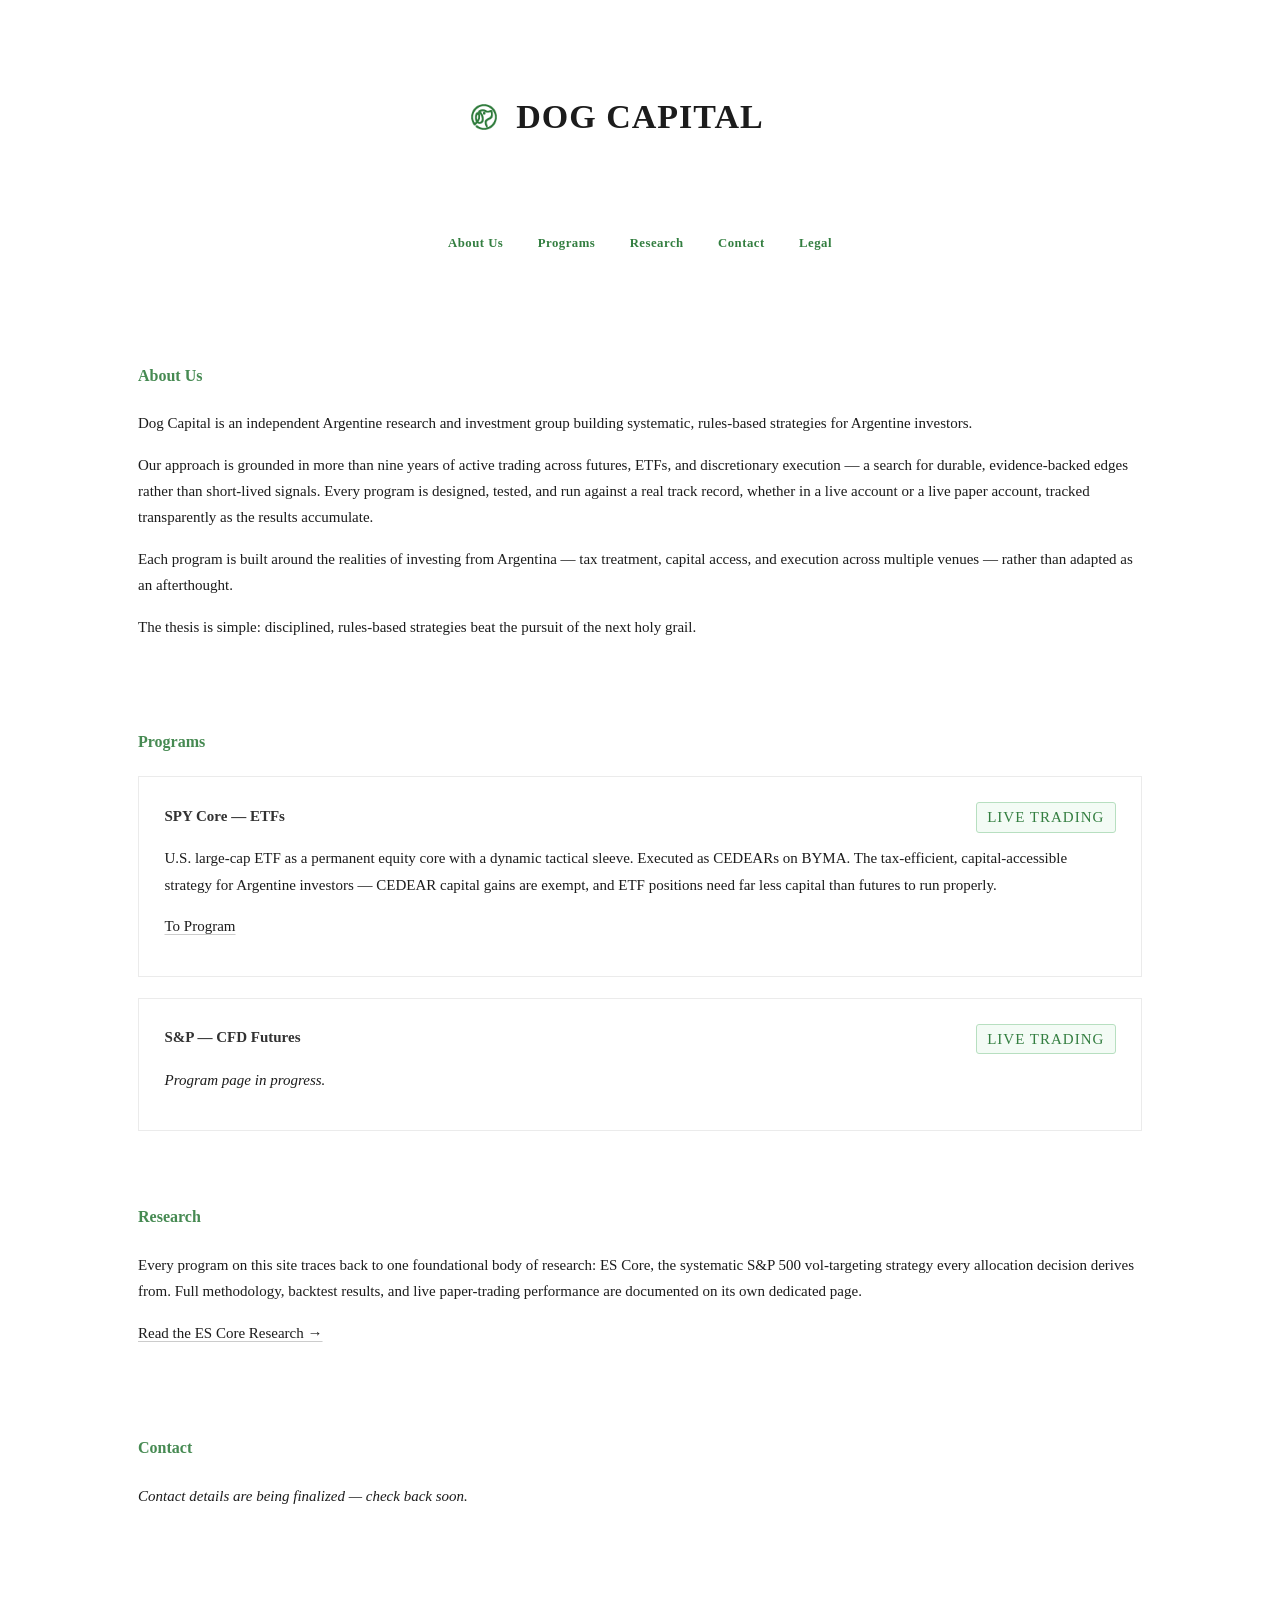
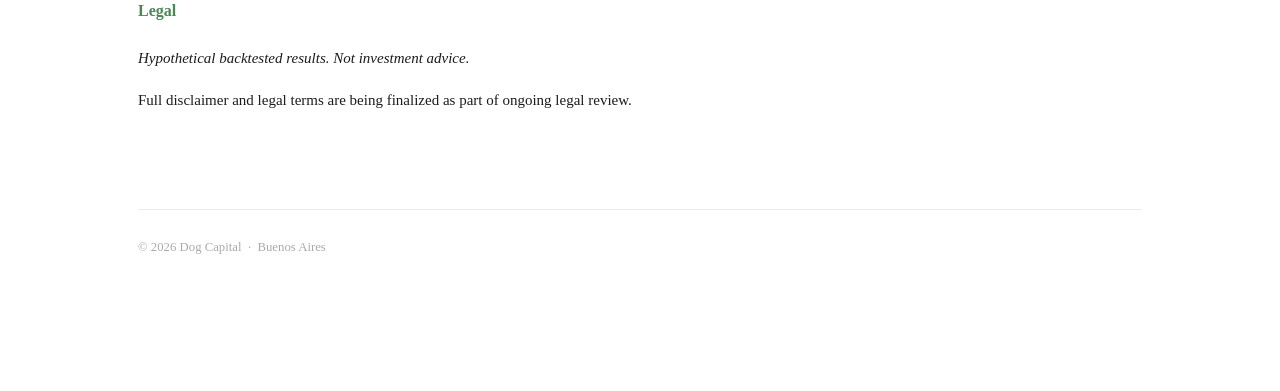
<file: docs/index.html>
<!DOCTYPE html>
<html xmlns="http://www.w3.org/1999/xhtml" lang="en" xml:lang="en"><head>

<meta charset="utf-8">
<meta name="generator" content="quarto-1.9.38">

<meta name="viewport" content="width=device-width, initial-scale=1.0, user-scalable=yes">


<title>Dog Capital</title>
<style>
/* Default styles provided by pandoc.
** See https://pandoc.org/MANUAL.html#variables-for-html for config info.
*/
code{white-space: pre-wrap;}
span.smallcaps{font-variant: small-caps;}
div.columns{display: flex; gap: min(4vw, 1.5em);}
div.column{flex: auto; overflow-x: auto;}
div.hanging-indent{margin-left: 1.5em; text-indent: -1.5em;}
ul.task-list{list-style: none;}
ul.task-list li input[type="checkbox"] {
  width: 0.8em;
  margin: 0 0.8em 0.2em -1em; /* quarto-specific, see https://github.com/quarto-dev/quarto-cli/issues/4556 */ 
  vertical-align: middle;
}
</style>


<script src="site_libs/quarto-nav/quarto-nav.js"></script>
<script src="site_libs/clipboard/clipboard.min.js"></script>
<script src="site_libs/quarto-search/autocomplete.umd.js"></script>
<script src="site_libs/quarto-search/fuse.min.js"></script>
<script src="site_libs/quarto-search/quarto-search.js"></script>
<meta name="quarto:offset" content="./">
<link href="./favicon-32.png" rel="icon" type="image/png">
<script src="site_libs/quarto-html/quarto.js" type="module"></script>
<script src="site_libs/quarto-html/tabsets/tabsets.js" type="module"></script>
<script src="site_libs/quarto-html/popper.min.js"></script>
<script src="site_libs/quarto-html/tippy.umd.min.js"></script>
<script src="site_libs/quarto-html/anchor.min.js"></script>
<link href="site_libs/quarto-html/tippy.css" rel="stylesheet">
<link href="site_libs/quarto-html/quarto-syntax-highlighting-15634bcf2e68342d4ad2dfa704d543f6.css" rel="stylesheet" id="quarto-text-highlighting-styles">
<script src="site_libs/bootstrap/bootstrap.min.js"></script>
<link href="site_libs/bootstrap/bootstrap-icons.css" rel="stylesheet">
<link href="site_libs/bootstrap/bootstrap-6b423f165eeea3787de40cb4f8e821c3.min.css" rel="stylesheet" append-hash="true" id="quarto-bootstrap" data-mode="light">
<script id="quarto-search-options" type="application/json">{
  "location": "sidebar",
  "copy-button": false,
  "collapse-after": 3,
  "panel-placement": "start",
  "type": "textbox",
  "limit": 50,
  "keyboard-shortcut": [
    "f",
    "/",
    "s"
  ],
  "show-item-context": false,
  "language": {
    "search-no-results-text": "No results",
    "search-matching-documents-text": "matching documents",
    "search-copy-link-title": "Copy link to search",
    "search-hide-matches-text": "Hide additional matches",
    "search-more-match-text": "more match in this document",
    "search-more-matches-text": "more matches in this document",
    "search-clear-button-title": "Clear",
    "search-text-placeholder": "",
    "search-detached-cancel-button-title": "Cancel",
    "search-submit-button-title": "Submit",
    "search-label": "Search"
  }
}</script>
<link rel="apple-touch-icon" sizes="180x180" href="favicon-180.png">


<link rel="stylesheet" href="styles.css">
</head>

<body class="quarto-light">

<div id="quarto-search-results"></div>
<!-- content -->
<div id="quarto-content" class="quarto-container page-columns page-rows-contents page-layout-full">
<!-- sidebar -->
<!-- margin-sidebar -->
    
<!-- main -->
<main class="content column-page" id="quarto-document-content"><header id="title-block-header" class="quarto-title-block"></header>




<div id="site-header">
<div class="logo-lockup">
<p><span class="logo-text-wrap"><img src="logo-icon.png" alt="Dog Capital" class="logo-icon"><span class="logo-wordmark">DOG CAPITAL</span><span class="logo-spacer"></span></span></p>
</div>
</div>
<div id="site-nav">
<p><a href="#about" class="nav-item">About Us</a> <a href="#programs" class="nav-item">Programs</a> <a href="#research" class="nav-item">Research</a> <a href="#contact" class="nav-item">Contact</a> <a href="#legal" class="nav-item">Legal</a></p>
</div>
<div id="about" class="page-section">
<section id="about-us" class="level3 section-title">
<h3 class="section-title anchored" data-anchor-id="about-us">About Us</h3>
<p>Dog Capital is an independent Argentine research and investment group building systematic, rules-based strategies for Argentine investors.</p>
<p>Our approach is grounded in more than nine years of active trading across futures, ETFs, and discretionary execution — a search for durable, evidence-backed edges rather than short-lived signals. Every program is designed, tested, and run against a real track record, whether in a live account or a live paper account, tracked transparently as the results accumulate.</p>
<p>Each program is built around the realities of investing from Argentina — tax treatment, capital access, and execution across multiple venues — rather than adapted as an afterthought.</p>
<p>The thesis is simple: disciplined, rules-based strategies beat the pursuit of the next holy grail.</p>
</section>
</div>
<section id="programs" class="level3 section-title page-section">
<h3 class="section-title anchored" data-anchor-id="programs">Programs</h3>
<div class="program-grid">
<div class="program-card">
<div class="card-header-row">
<h3 class="anchored">
SPY Core — ETFs
</h3>
<div class="card-status">
<span class="tag live">Live Trading</span>
</div>
</div>
<p>U.S. large-cap ETF as a permanent equity core with a dynamic tactical sleeve. Executed as CEDEARs on BYMA. The tax-efficient, capital-accessible strategy for Argentine investors — CEDEAR capital gains are exempt, and ETF positions need far less capital than futures to run properly.</p>
<p><a href="./programs/spy-core.html">To Program</a></p>
</div>
<div class="program-card">
<div class="card-header-row">
<h3 class="anchored">
S&amp;P — CFD Futures
</h3>
<div class="card-status">
<span class="tag live">Live Trading</span>
</div>
</div>
<p><em>Program page in progress.</em></p>
</div>
</div>
</section>
<section id="research" class="level3 section-title page-section">
<h3 class="section-title anchored" data-anchor-id="research">Research</h3>
<p>Every program on this site traces back to one foundational body of research: ES Core, the systematic S&amp;P 500 vol-targeting strategy every allocation decision derives from. Full methodology, backtest results, and live paper-trading performance are documented on its own dedicated page.</p>
<p><a href="./programs/es-core.html">Read the ES Core Research →</a></p>
</section>
<section id="contact" class="level3 section-title page-section">
<h3 class="section-title anchored" data-anchor-id="contact">Contact</h3>
<p><em>Contact details are being finalized — check back soon.</em></p>
</section>
<section id="legal" class="level3 section-title page-section">
<h3 class="section-title anchored" data-anchor-id="legal">Legal</h3>
<p><em>Hypothetical backtested results. Not investment advice.</em></p>
<p>Full disclaimer and legal terms are being finalized as part of ongoing legal review.</p>
</section>
<div id="site-footer">
<p>© 2026 Dog Capital &nbsp;·&nbsp; Buenos Aires</p>
</div>



</main> <!-- /main -->
<script id="quarto-html-after-body" type="application/javascript">
  window.document.addEventListener("DOMContentLoaded", function (event) {
    const icon = "";
    const anchorJS = new window.AnchorJS();
    anchorJS.options = {
      placement: 'right',
      icon: icon
    };
    anchorJS.add('.anchored');
    const isCodeAnnotation = (el) => {
      for (const clz of el.classList) {
        if (clz.startsWith('code-annotation-')) {                     
          return true;
        }
      }
      return false;
    }
    const onCopySuccess = function(e) {
      // button target
      const button = e.trigger;
      // don't keep focus
      button.blur();
      // flash "checked"
      button.classList.add('code-copy-button-checked');
      var currentTitle = button.getAttribute("title");
      button.setAttribute("title", "Copied!");
      let tooltip;
      if (window.bootstrap) {
        button.setAttribute("data-bs-toggle", "tooltip");
        button.setAttribute("data-bs-placement", "left");
        button.setAttribute("data-bs-title", "Copied!");
        tooltip = new bootstrap.Tooltip(button, 
          { trigger: "manual", 
            customClass: "code-copy-button-tooltip",
            offset: [0, -8]});
        tooltip.show();    
      }
      setTimeout(function() {
        if (tooltip) {
          tooltip.hide();
          button.removeAttribute("data-bs-title");
          button.removeAttribute("data-bs-toggle");
          button.removeAttribute("data-bs-placement");
        }
        button.setAttribute("title", currentTitle);
        button.classList.remove('code-copy-button-checked');
      }, 1000);
      // clear code selection
      e.clearSelection();
    }
    const getTextToCopy = function(trigger) {
      const outerScaffold = trigger.parentElement.cloneNode(true);
      const codeEl = outerScaffold.querySelector('code');
      for (const childEl of codeEl.children) {
        if (isCodeAnnotation(childEl)) {
          childEl.remove();
        }
      }
      return codeEl.innerText;
    }
    const clipboard = new window.ClipboardJS('.code-copy-button:not([data-in-quarto-modal])', {
      text: getTextToCopy
    });
    clipboard.on('success', onCopySuccess);
    if (window.document.getElementById('quarto-embedded-source-code-modal')) {
      const clipboardModal = new window.ClipboardJS('.code-copy-button[data-in-quarto-modal]', {
        text: getTextToCopy,
        container: window.document.getElementById('quarto-embedded-source-code-modal')
      });
      clipboardModal.on('success', onCopySuccess);
    }
      var localhostRegex = new RegExp(/^(?:http|https):\/\/localhost\:?[0-9]*\//);
      var mailtoRegex = new RegExp(/^mailto:/);
        var filterRegex = new RegExp('/' + window.location.host + '/');
      var isInternal = (href) => {
          return filterRegex.test(href) || localhostRegex.test(href) || mailtoRegex.test(href);
      }
      // Inspect non-navigation links and adorn them if external
     var links = window.document.querySelectorAll('a[href]:not(.nav-link):not(.navbar-brand):not(.toc-action):not(.sidebar-link):not(.sidebar-item-toggle):not(.pagination-link):not(.no-external):not([aria-hidden]):not(.dropdown-item):not(.quarto-navigation-tool):not(.about-link)');
      for (var i=0; i<links.length; i++) {
        const link = links[i];
        if (!isInternal(link.href)) {
          // undo the damage that might have been done by quarto-nav.js in the case of
          // links that we want to consider external
          if (link.dataset.originalHref !== undefined) {
            link.href = link.dataset.originalHref;
          }
        }
      }
    function tippyHover(el, contentFn, onTriggerFn, onUntriggerFn) {
      const config = {
        allowHTML: true,
        maxWidth: 500,
        delay: 100,
        arrow: false,
        appendTo: function(el) {
            return el.parentElement;
        },
        interactive: true,
        interactiveBorder: 10,
        theme: 'quarto',
        placement: 'bottom-start',
      };
      if (contentFn) {
        config.content = contentFn;
      }
      if (onTriggerFn) {
        config.onTrigger = onTriggerFn;
      }
      if (onUntriggerFn) {
        config.onUntrigger = onUntriggerFn;
      }
      window.tippy(el, config); 
    }
    const noterefs = window.document.querySelectorAll('a[role="doc-noteref"]');
    for (var i=0; i<noterefs.length; i++) {
      const ref = noterefs[i];
      tippyHover(ref, function() {
        // use id or data attribute instead here
        let href = ref.getAttribute('data-footnote-href') || ref.getAttribute('href');
        try { href = new URL(href).hash; } catch {}
        const id = href.replace(/^#\/?/, "");
        const note = window.document.getElementById(id);
        if (note) {
          return note.innerHTML;
        } else {
          return "";
        }
      });
    }
    const xrefs = window.document.querySelectorAll('a.quarto-xref');
    const processXRef = (id, note) => {
      // Strip column container classes
      const stripColumnClz = (el) => {
        el.classList.remove("page-full", "page-columns");
        if (el.children) {
          for (const child of el.children) {
            stripColumnClz(child);
          }
        }
      }
      stripColumnClz(note)
      if (id === null || id.startsWith('sec-')) {
        // Special case sections, only their first couple elements
        const container = document.createElement("div");
        if (note.children && note.children.length > 2) {
          container.appendChild(note.children[0].cloneNode(true));
          for (let i = 1; i < note.children.length; i++) {
            const child = note.children[i];
            if (child.tagName === "P" && child.innerText === "") {
              continue;
            } else {
              container.appendChild(child.cloneNode(true));
              break;
            }
          }
          if (window.Quarto?.typesetMath) {
            window.Quarto.typesetMath(container);
          }
          return container.innerHTML
        } else {
          if (window.Quarto?.typesetMath) {
            window.Quarto.typesetMath(note);
          }
          return note.innerHTML;
        }
      } else {
        // Remove any anchor links if they are present
        const anchorLink = note.querySelector('a.anchorjs-link');
        if (anchorLink) {
          anchorLink.remove();
        }
        if (window.Quarto?.typesetMath) {
          window.Quarto.typesetMath(note);
        }
        if (note.classList.contains("callout")) {
          return note.outerHTML;
        } else {
          return note.innerHTML;
        }
      }
    }
    for (var i=0; i<xrefs.length; i++) {
      const xref = xrefs[i];
      tippyHover(xref, undefined, function(instance) {
        instance.disable();
        let url = xref.getAttribute('href');
        let hash = undefined; 
        if (url.startsWith('#')) {
          hash = url;
        } else {
          try { hash = new URL(url).hash; } catch {}
        }
        if (hash) {
          const id = hash.replace(/^#\/?/, "");
          const note = window.document.getElementById(id);
          if (note !== null) {
            try {
              const html = processXRef(id, note.cloneNode(true));
              instance.setContent(html);
            } finally {
              instance.enable();
              instance.show();
            }
          } else {
            // See if we can fetch this
            fetch(url.split('#')[0])
            .then(res => res.text())
            .then(html => {
              const parser = new DOMParser();
              const htmlDoc = parser.parseFromString(html, "text/html");
              const note = htmlDoc.getElementById(id);
              if (note !== null) {
                const html = processXRef(id, note);
                instance.setContent(html);
              } 
            }).finally(() => {
              instance.enable();
              instance.show();
            });
          }
        } else {
          // See if we can fetch a full url (with no hash to target)
          // This is a special case and we should probably do some content thinning / targeting
          fetch(url)
          .then(res => res.text())
          .then(html => {
            const parser = new DOMParser();
            const htmlDoc = parser.parseFromString(html, "text/html");
            const note = htmlDoc.querySelector('main.content');
            if (note !== null) {
              // This should only happen for chapter cross references
              // (since there is no id in the URL)
              // remove the first header
              if (note.children.length > 0 && note.children[0].tagName === "HEADER") {
                note.children[0].remove();
              }
              const html = processXRef(null, note);
              instance.setContent(html);
            } 
          }).finally(() => {
            instance.enable();
            instance.show();
          });
        }
      }, function(instance) {
      });
    }
        let selectedAnnoteEl;
        const selectorForAnnotation = ( cell, annotation) => {
          let cellAttr = 'data-code-cell="' + cell + '"';
          let lineAttr = 'data-code-annotation="' +  annotation + '"';
          const selector = 'span[' + cellAttr + '][' + lineAttr + ']';
          return selector;
        }
        const selectCodeLines = (annoteEl) => {
          const doc = window.document;
          const targetCell = annoteEl.getAttribute("data-target-cell");
          const targetAnnotation = annoteEl.getAttribute("data-target-annotation");
          const annoteSpan = window.document.querySelector(selectorForAnnotation(targetCell, targetAnnotation));
          const lines = annoteSpan.getAttribute("data-code-lines").split(",");
          const lineIds = lines.map((line) => {
            return targetCell + "-" + line;
          })
          let top = null;
          let height = null;
          let parent = null;
          if (lineIds.length > 0) {
              //compute the position of the single el (top and bottom and make a div)
              const el = window.document.getElementById(lineIds[0]);
              top = el.offsetTop;
              height = el.offsetHeight;
              parent = el.parentElement.parentElement;
            if (lineIds.length > 1) {
              const lastEl = window.document.getElementById(lineIds[lineIds.length - 1]);
              const bottom = lastEl.offsetTop + lastEl.offsetHeight;
              height = bottom - top;
            }
            if (top !== null && height !== null && parent !== null) {
              // cook up a div (if necessary) and position it 
              let div = window.document.getElementById("code-annotation-line-highlight");
              if (div === null) {
                div = window.document.createElement("div");
                div.setAttribute("id", "code-annotation-line-highlight");
                div.style.position = 'absolute';
                parent.appendChild(div);
              }
              div.style.top = top - 2 + "px";
              div.style.height = height + 4 + "px";
              div.style.left = 0;
              let gutterDiv = window.document.getElementById("code-annotation-line-highlight-gutter");
              if (gutterDiv === null) {
                gutterDiv = window.document.createElement("div");
                gutterDiv.setAttribute("id", "code-annotation-line-highlight-gutter");
                gutterDiv.style.position = 'absolute';
                const codeCell = window.document.getElementById(targetCell);
                const gutter = codeCell.querySelector('.code-annotation-gutter');
                gutter.appendChild(gutterDiv);
              }
              gutterDiv.style.top = top - 2 + "px";
              gutterDiv.style.height = height + 4 + "px";
            }
            selectedAnnoteEl = annoteEl;
          }
        };
        const unselectCodeLines = () => {
          const elementsIds = ["code-annotation-line-highlight", "code-annotation-line-highlight-gutter"];
          elementsIds.forEach((elId) => {
            const div = window.document.getElementById(elId);
            if (div) {
              div.remove();
            }
          });
          selectedAnnoteEl = undefined;
        };
          // Handle positioning of the toggle
      window.addEventListener(
        "resize",
        throttle(() => {
          elRect = undefined;
          if (selectedAnnoteEl) {
            selectCodeLines(selectedAnnoteEl);
          }
        }, 10)
      );
      function throttle(fn, ms) {
      let throttle = false;
      let timer;
        return (...args) => {
          if(!throttle) { // first call gets through
              fn.apply(this, args);
              throttle = true;
          } else { // all the others get throttled
              if(timer) clearTimeout(timer); // cancel #2
              timer = setTimeout(() => {
                fn.apply(this, args);
                timer = throttle = false;
              }, ms);
          }
        };
      }
        // Attach click handler to the DT
        const annoteDls = window.document.querySelectorAll('dt[data-target-cell]');
        for (const annoteDlNode of annoteDls) {
          annoteDlNode.addEventListener('click', (event) => {
            const clickedEl = event.target;
            if (clickedEl !== selectedAnnoteEl) {
              unselectCodeLines();
              const activeEl = window.document.querySelector('dt[data-target-cell].code-annotation-active');
              if (activeEl) {
                activeEl.classList.remove('code-annotation-active');
              }
              selectCodeLines(clickedEl);
              clickedEl.classList.add('code-annotation-active');
            } else {
              // Unselect the line
              unselectCodeLines();
              clickedEl.classList.remove('code-annotation-active');
            }
          });
        }
    const findCites = (el) => {
      const parentEl = el.parentElement;
      if (parentEl) {
        const cites = parentEl.dataset.cites;
        if (cites) {
          return {
            el,
            cites: cites.split(' ')
          };
        } else {
          return findCites(el.parentElement)
        }
      } else {
        return undefined;
      }
    };
    var bibliorefs = window.document.querySelectorAll('a[role="doc-biblioref"]');
    for (var i=0; i<bibliorefs.length; i++) {
      const ref = bibliorefs[i];
      const citeInfo = findCites(ref);
      if (citeInfo) {
        tippyHover(citeInfo.el, function() {
          var popup = window.document.createElement('div');
          citeInfo.cites.forEach(function(cite) {
            var citeDiv = window.document.createElement('div');
            citeDiv.classList.add('hanging-indent');
            citeDiv.classList.add('csl-entry');
            var biblioDiv = window.document.getElementById('ref-' + cite);
            if (biblioDiv) {
              citeDiv.innerHTML = biblioDiv.innerHTML;
            }
            popup.appendChild(citeDiv);
          });
          return popup.innerHTML;
        });
      }
    }
  });
  </script>
</div> <!-- /content -->




</body></html>
</file>
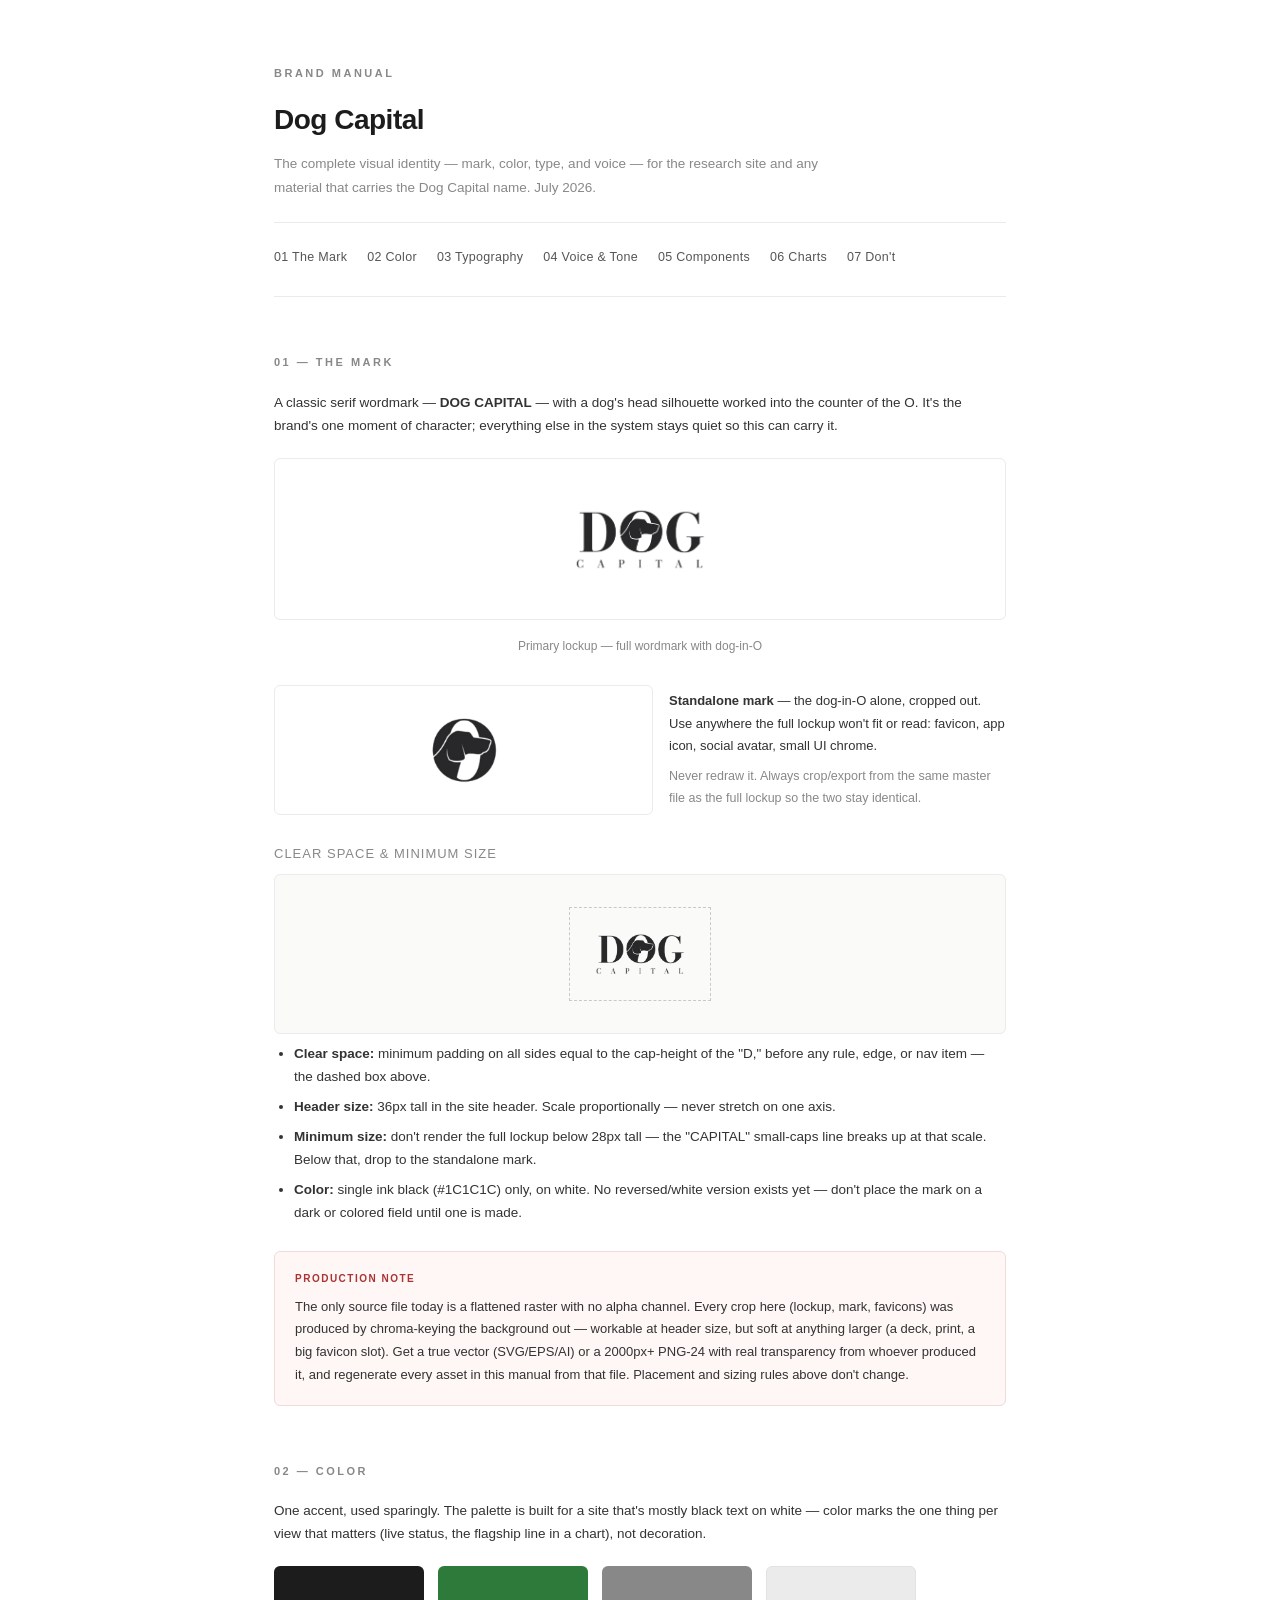
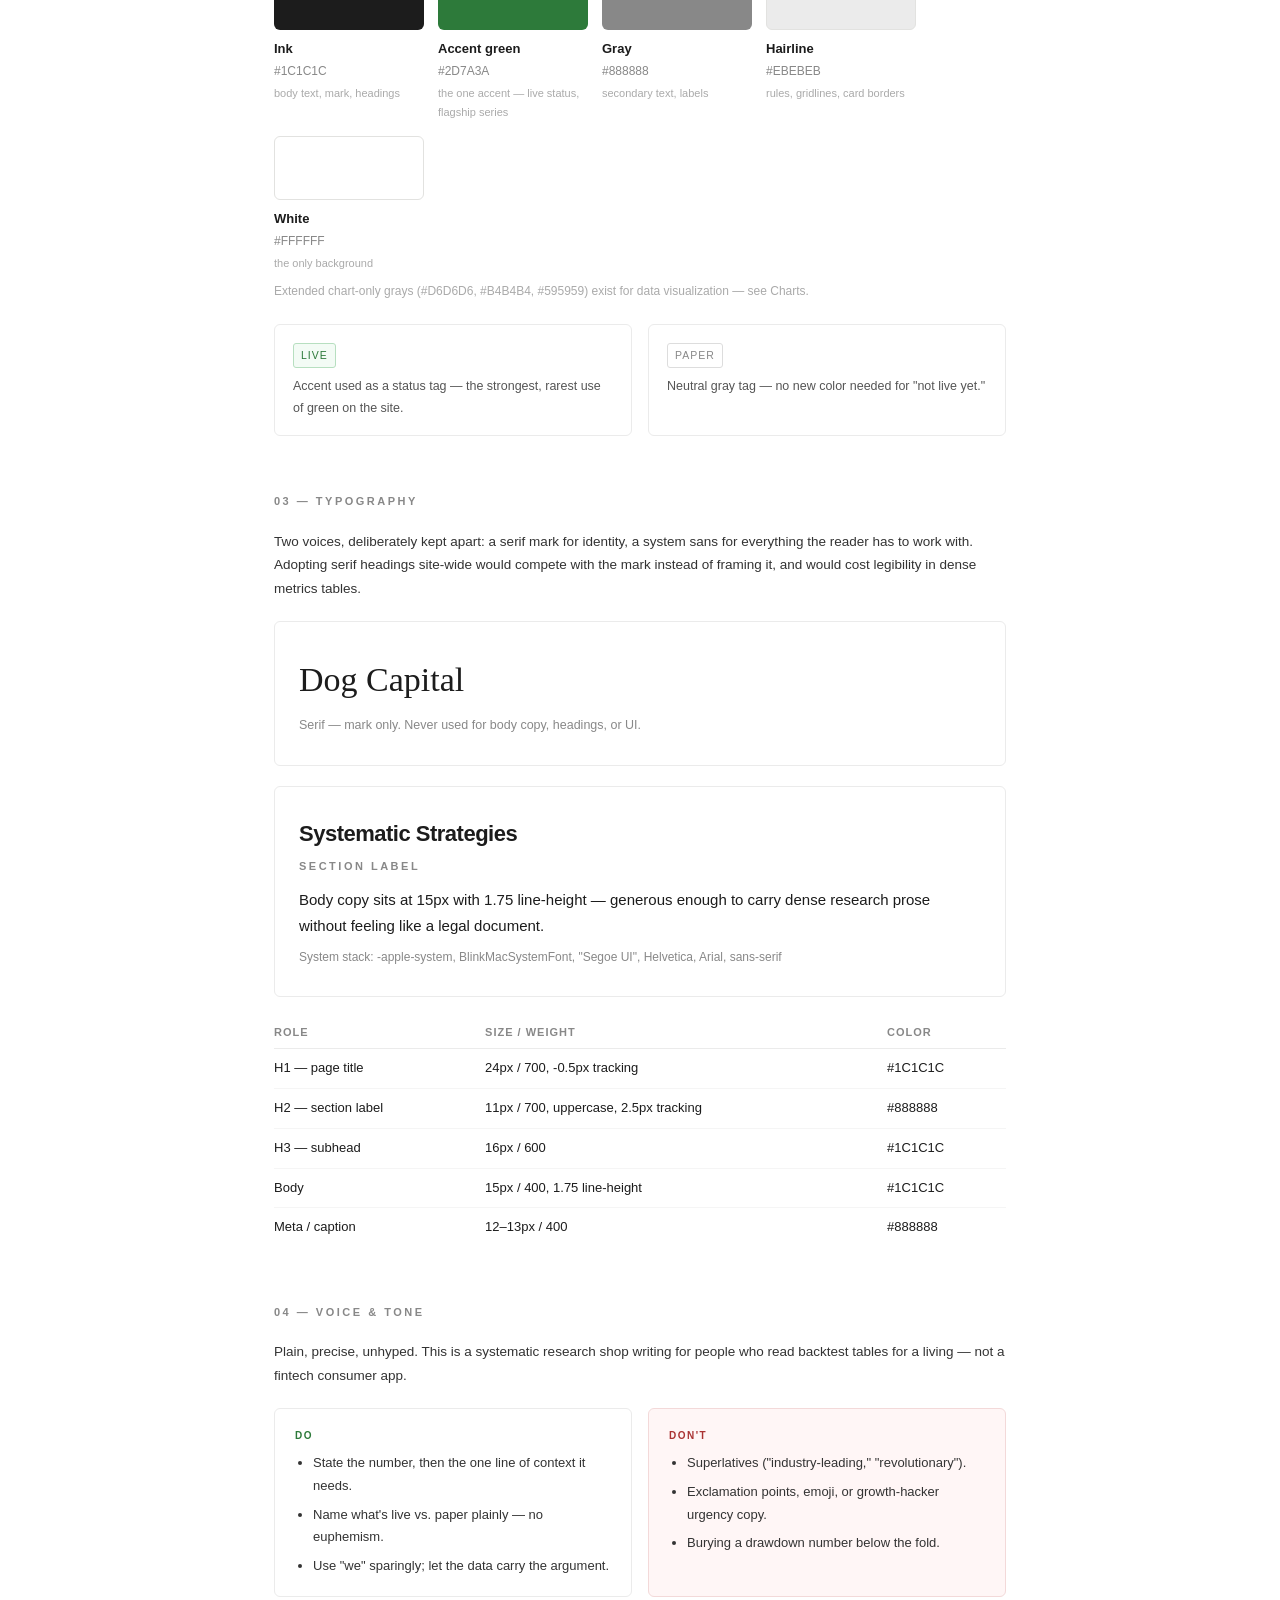
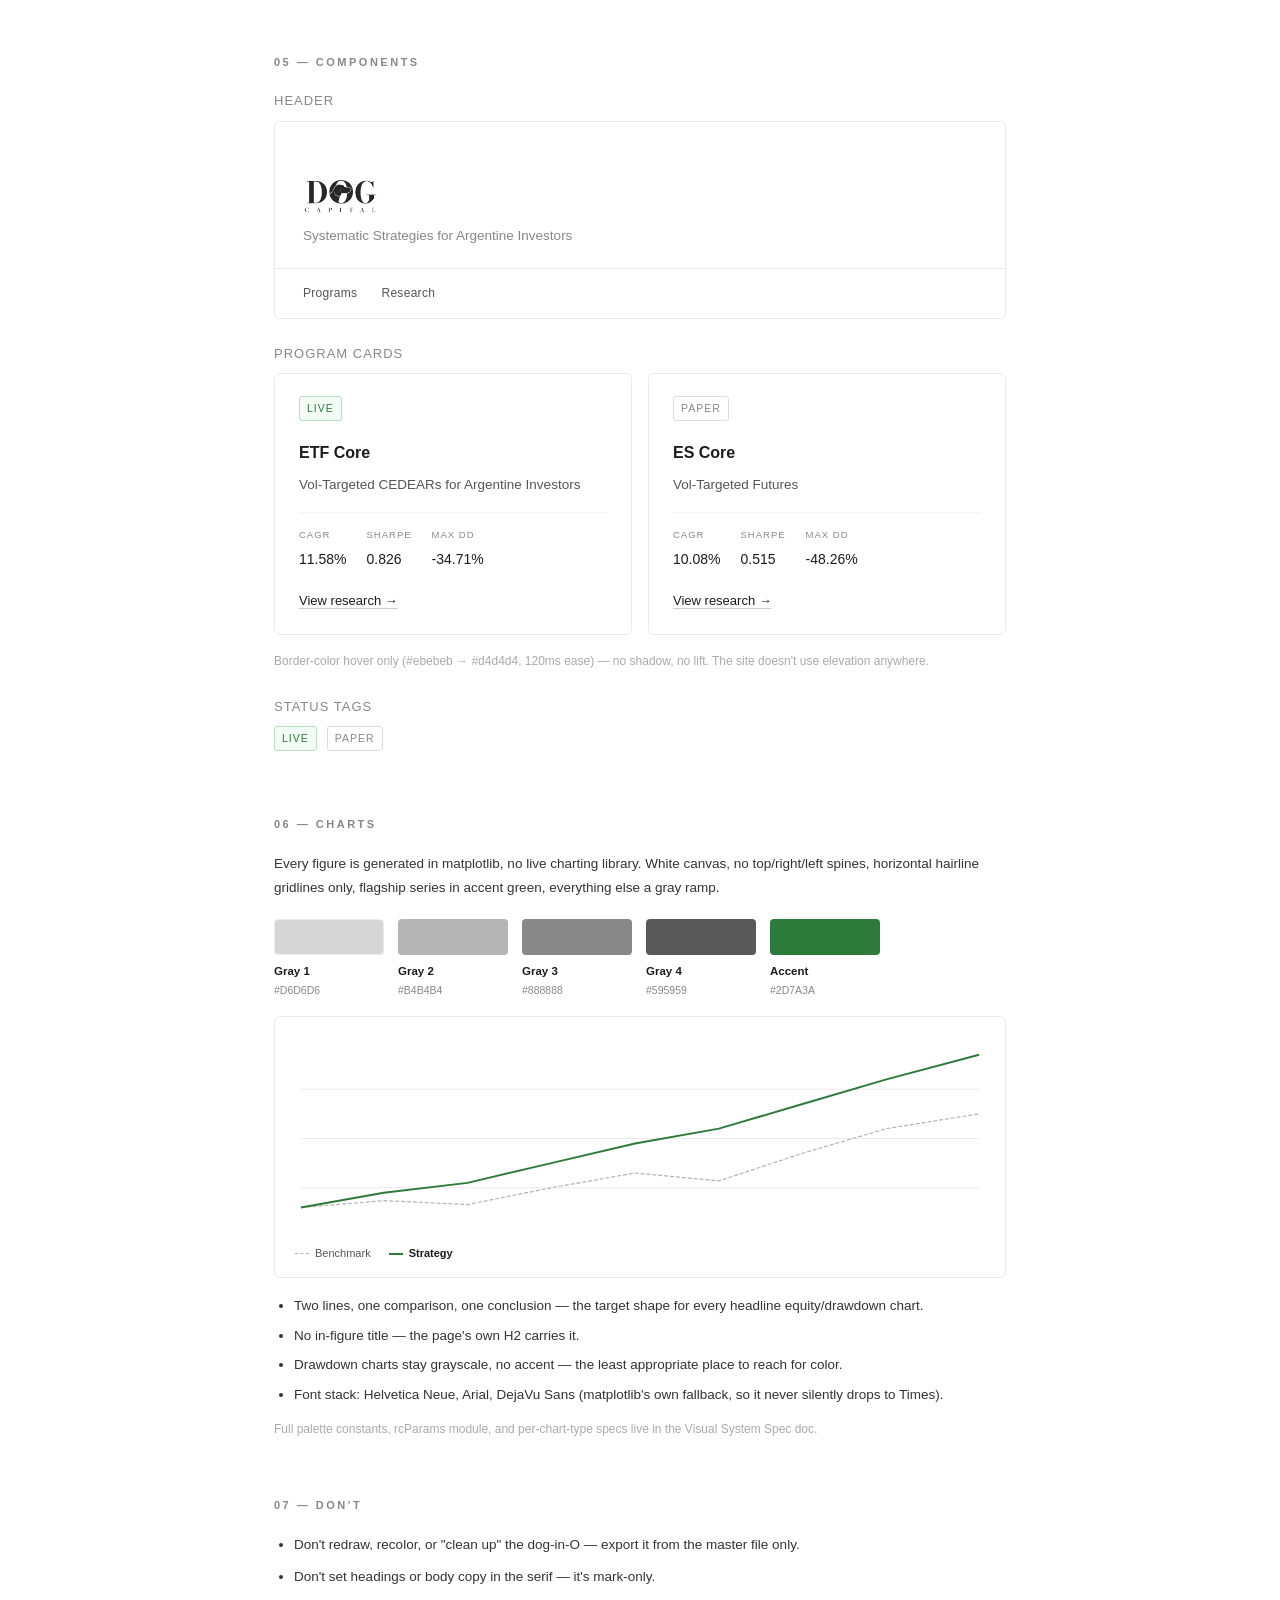
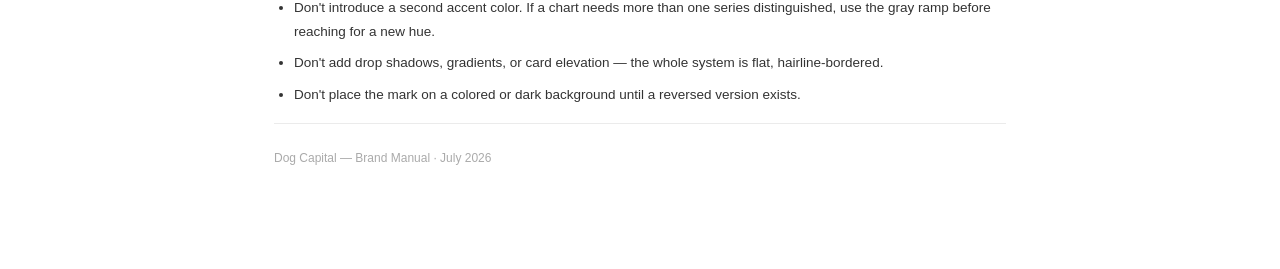
<file: brand/brand-manual.html>
<!DOCTYPE html>
<html lang="en">
<head>
<meta charset="utf-8">
<meta name="viewport" content="width=device-width, initial-scale=1">
<title>Dog Capital — Brand Manual</title>
<link rel="icon" href="favicon-32.png" sizes="32x32">
<link rel="apple-touch-icon" sizes="180x180" href="favicon-180.png">
<style>
  * { box-sizing: border-box; }
  body {
    margin: 0;
    font-family: -apple-system, BlinkMacSystemFont, "Segoe UI", Helvetica, Arial, sans-serif;
    font-size: 15px;
    line-height: 1.75;
    color: #1c1c1c;
    background: #ffffff;
  }
  .wrap { max-width: 780px; margin: 0 auto; padding: 0 24px 100px; }

  /* Masthead */
  .masthead { padding: 64px 0 22px; border-bottom: 1px solid #ebebeb; margin-bottom: 8px; }
  .eyebrow { font-size: 11px; font-weight: 700; text-transform: uppercase; letter-spacing: 2.5px; color: #888; margin-bottom: 12px; }
  h1 { font-size: 28px; font-weight: 700; letter-spacing: -0.5px; margin: 0 0 8px; color: #1c1c1c; }
  .dek { color: #888; font-size: 13.5px; margin: 0; max-width: 560px; }

  /* Table of contents */
  .toc { display: flex; gap: 20px; flex-wrap: wrap; padding: 16px 0 28px; border-bottom: 1px solid #ebebeb; margin-bottom: 8px; }
  .toc a { color: #555; font-size: 12.5px; text-decoration: none; letter-spacing: 0.3px; }
  .toc a:hover { color: #1c1c1c; }

  /* Sections */
  section h2 { font-size: 11px; font-weight: 700; text-transform: uppercase; letter-spacing: 2.5px; color: #888; border: none; margin-top: 56px; margin-bottom: 18px; }
  .lead { margin: 0 0 20px; font-size: 13.5px; color: #333; }
  .label-sm { margin: 0 0 8px; font-size: 13px; color: #888; text-transform: uppercase; letter-spacing: 1px; }
  .caption { margin: 0 0 28px; font-size: 12px; color: #888; text-align: center; }
  .footnote { margin: 0 0 32px; font-size: 12px; color: #aaa; }

  /* Frames */
  .frame { border: 1px solid #ebebeb; border-radius: 6px; padding: 48px 24px; display: flex; align-items: center; justify-content: center; margin-bottom: 16px; background: #fff; }

  /* 01 — Mark */
  .mark-row { display: flex; gap: 16px; margin-bottom: 28px; }
  .mark-row .frame { flex: 1; padding: 28px 20px; margin-bottom: 0; }
  .mark-row .copy { flex: 1; display: flex; flex-direction: column; justify-content: center; font-size: 13px; color: #333; }
  .mark-row .copy p { margin: 0 0 8px; }
  .mark-row .copy p:last-child { margin: 0; color: #888; font-size: 12.5px; }

  .clearspace-frame { border: 1px solid #ebebeb; border-radius: 6px; padding: 32px 24px; margin-bottom: 8px; display: flex; align-items: center; justify-content: center; background: #fafaf9; }
  .clearspace-inner { border: 1px dashed #c9c9c9; padding: 24px; }

  .spec-list { margin: 0 0 26px; padding-left: 20px; font-size: 13.5px; color: #333; }
  .spec-list li { margin-bottom: 6px; }
  .spec-list li:last-child { margin-bottom: 0; }

  .callout { border-radius: 6px; padding: 18px 20px; margin-bottom: 8px; }
  .callout-warn { border: 1px solid #f3d9d9; background: #fff6f6; }
  .callout-label { font-size: 10px; font-weight: 700; text-transform: uppercase; letter-spacing: 1.5px; color: #a33; margin-bottom: 8px; }
  .callout p { margin: 0; font-size: 13px; color: #333; }

  /* 02 — Color */
  .swatch-grid { display: flex; flex-wrap: wrap; gap: 14px; margin-bottom: 8px; }
  .swatch { width: 150px; }
  .swatch-chip { height: 64px; border-radius: 6px; margin-bottom: 8px; }
  .swatch-chip.bordered { border: 1px solid #e2e2e0; }
  .swatch-name { font-size: 13px; font-weight: 600; }
  .swatch-hex { font-size: 12px; color: #888; }
  .swatch-desc { font-size: 11px; color: #aaa; margin-top: 2px; }

  .usage-grid { display: flex; gap: 16px; flex-wrap: wrap; margin-bottom: 24px; }
  .usage-card { flex: 1 1 220px; border: 1px solid #ebebeb; border-radius: 6px; padding: 16px 18px; }
  .usage-card p { margin: 0; font-size: 12.5px; color: #555; }

  .tag { display: inline-block; font-size: 10.5px; text-transform: uppercase; letter-spacing: 1px; border-radius: 3px; padding: 2px 7px; margin-bottom: 8px; }
  .tag-live { color: #2d7a3a; border: 1px solid #b7dfc0; background: #f3fbf5; }
  .tag-paper { color: #888; border: 1px solid #ddd; }

  /* 03 — Typography */
  .type-frame { border: 1px solid #ebebeb; border-radius: 6px; padding: 28px 24px; margin-bottom: 20px; }
  .type-serif-sample { font-family: Georgia, "Times New Roman", serif; font-size: 34px; color: #1c1c1c; margin-bottom: 6px; }
  .type-frame .note { margin: 0; font-size: 12.5px; color: #888; }
  .type-sans-sample { font-size: 22px; font-weight: 700; letter-spacing: -0.5px; color: #1c1c1c; margin-bottom: 4px; }
  .type-frame .lead-body { font-size: 15px; color: #1c1c1c; margin: 0 0 8px; }
  .type-frame .stack { font-size: 12px; color: #888; margin: 0; }

  table.spec-table { width: 100%; border-collapse: collapse; margin: 0 0 32px; font-size: 13px; }
  table.spec-table th { text-align: left; font-size: 11px; text-transform: uppercase; letter-spacing: 1px; color: #888; padding: 6px 10px 6px 0; border-bottom: 1px solid #ebebeb; font-weight: 600; }
  table.spec-table td { padding: 8px 10px 8px 0; border-bottom: 1px solid #f5f5f5; }
  table.spec-table tr:last-child td { border-bottom: none; }

  /* 04 — Voice */
  .voice-grid { display: flex; gap: 16px; margin-bottom: 24px; flex-wrap: wrap; }
  .voice-card { flex: 1 1 260px; border: 1px solid #ebebeb; border-radius: 6px; padding: 18px 20px; }
  .voice-card.dont { border-color: #f3d9d9; background: #fff6f6; }
  .voice-label { font-size: 10px; font-weight: 700; text-transform: uppercase; letter-spacing: 1.5px; margin-bottom: 8px; }
  .voice-label.do { color: #2d7a3a; }
  .voice-label.dont-label { color: #a33; }
  .voice-card ul { margin: 0; padding-left: 18px; font-size: 13px; color: #333; }
  .voice-card li { margin-bottom: 6px; }
  .voice-card li:last-child { margin-bottom: 0; }

  /* 05 — Components */
  .component-frame { border: 1px solid #ebebeb; border-radius: 6px; overflow: hidden; margin-bottom: 24px; }
  .component-header-body { padding: 56px 28px 20px; }
  .component-header-body img { height: 36px; width: auto; display: block; margin: 0; }
  .component-header-body p { color: #888; font-size: 13.5px; margin: 10px 0 0; }
  .component-nav { border-top: 1px solid #ebebeb; padding: 14px 28px; display: flex; gap: 24px; }
  .component-nav span { color: #555; font-size: 12px; letter-spacing: 0.3px; }

  .card-grid { display: flex; gap: 16px; flex-wrap: wrap; margin-bottom: 16px; }
  .program-card { flex: 1 1 300px; border: 1px solid #ebebeb; border-radius: 6px; padding: 20px 24px; transition: border-color 120ms ease; }
  .program-card:hover { border-color: #d4d4d4; }
  .program-card h3 { font-size: 16px; font-weight: 600; margin: 0 0 6px; color: #1c1c1c; }
  .program-card .desc { margin: 0 0 16px; color: #555; font-size: 13.5px; }
  .card-stats { display: flex; gap: 20px; padding-top: 14px; border-top: 1px solid #f5f5f5; margin-bottom: 16px; }
  .stat-label { font-size: 9.5px; text-transform: uppercase; letter-spacing: 1px; color: #888; margin-bottom: 3px; }
  .stat-value { font-size: 14px; font-variant-numeric: tabular-nums; color: #1c1c1c; }
  .card-link { font-size: 13px; color: #1c1c1c; text-decoration: underline; text-decoration-color: #ccc; text-underline-offset: 3px; }
  .card-link:hover { text-decoration-color: #1c1c1c; }

  .tag-row { display: flex; gap: 10px; margin-bottom: 28px; }

  /* 06 — Charts */
  .chart-swatch-grid { display: flex; flex-wrap: wrap; gap: 14px; margin-bottom: 16px; }
  .chart-swatch { width: 110px; }
  .chart-swatch .chip { height: 36px; border-radius: 4px; margin-bottom: 6px; }
  .chart-swatch .chip.bordered { border: 1px solid #ebebeb; }
  .chart-swatch .name { font-size: 11.5px; font-weight: 600; }
  .chart-swatch .hex { font-size: 10.5px; color: #888; }

  .chart-card { border: 1px solid #ebebeb; border-radius: 6px; padding: 18px 20px 14px; margin-bottom: 16px; }
  .chart-card svg { width: 100%; height: auto; display: block; }
  .chart-legend { display: flex; gap: 18px; flex-wrap: wrap; margin-top: 12px; }
  .legend-item { font-size: 11px; color: #555; display: flex; align-items: center; gap: 6px; }
  .legend-item.strong { color: #1c1c1c; font-weight: 600; }
  .legend-swatch-dash { width: 14px; height: 0; border-top: 1.5px dashed #B4B4B4; }
  .legend-swatch-line { width: 14px; height: 2px; background: #2D7A3A; }

  /* 07 — Don't */
  .dont-list { margin: 0 0 16px; padding-left: 20px; font-size: 13.5px; color: #333; }
  .dont-list li { margin-bottom: 8px; }
  .dont-list li:last-child { margin-bottom: 0; }

  /* Colophon */
  .colophon { border-top: 1px solid #ebebeb; padding: 24px 0 0; margin-top: 8px; }
  .colophon p { font-size: 12px; color: #aaa; margin: 0; }
</style>
</head>
<body>
<div class="wrap">

  <header class="masthead">
    <div class="eyebrow">Brand Manual</div>
    <h1>Dog Capital</h1>
    <p class="dek">The complete visual identity — mark, color, type, and voice — for the research site and any material that carries the Dog Capital name. July 2026.</p>
  </header>

  <nav class="toc">
    <a href="#mark">01 The Mark</a>
    <a href="#color">02 Color</a>
    <a href="#type">03 Typography</a>
    <a href="#voice">04 Voice &amp; Tone</a>
    <a href="#components">05 Components</a>
    <a href="#charts">06 Charts</a>
    <a href="#dont">07 Don't</a>
  </nav>

  <!-- 01 — The Mark -->
  <section id="mark">
    <h2>01 — The Mark</h2>
    <p class="lead">A classic serif wordmark — <strong>DOG CAPITAL</strong> — with a dog's head silhouette worked into the counter of the O. It's the brand's one moment of character; everything else in the system stays quiet so this can carry it.</p>

    <div class="frame">
      <img src="LOGO-lockup.png" alt="Dog Capital primary lockup" style="height:64px;width:auto;display:block;">
    </div>
    <p class="caption">Primary lockup — full wordmark with dog-in-O</p>

    <div class="mark-row">
      <div class="frame">
        <img src="logo-mark.png" alt="Dog Capital standalone mark" style="height:72px;width:72px;display:block;">
      </div>
      <div class="copy">
        <p><strong>Standalone mark</strong> — the dog-in-O alone, cropped out. Use anywhere the full lockup won't fit or read: favicon, app icon, social avatar, small UI chrome.</p>
        <p>Never redraw it. Always crop/export from the same master file as the full lockup so the two stay identical.</p>
      </div>
    </div>

    <p class="label-sm">Clear space &amp; minimum size</p>
    <div class="clearspace-frame">
      <div class="clearspace-inner">
        <img src="LOGO-lockup.png" alt="" style="height:44px;width:auto;display:block;">
      </div>
    </div>
    <ul class="spec-list">
      <li><strong>Clear space:</strong> minimum padding on all sides equal to the cap-height of the "D," before any rule, edge, or nav item — the dashed box above.</li>
      <li><strong>Header size:</strong> 36px tall in the site header. Scale proportionally — never stretch on one axis.</li>
      <li><strong>Minimum size:</strong> don't render the full lockup below 28px tall — the "CAPITAL" small-caps line breaks up at that scale. Below that, drop to the standalone mark.</li>
      <li><strong>Color:</strong> single ink black (#1C1C1C) only, on white. No reversed/white version exists yet — don't place the mark on a dark or colored field until one is made.</li>
    </ul>

    <div class="callout callout-warn">
      <div class="callout-label">Production note</div>
      <p>The only source file today is a flattened raster with no alpha channel. Every crop here (lockup, mark, favicons) was produced by chroma-keying the background out — workable at header size, but soft at anything larger (a deck, print, a big favicon slot). Get a true vector (SVG/EPS/AI) or a 2000px+ PNG-24 with real transparency from whoever produced it, and regenerate every asset in this manual from that file. Placement and sizing rules above don't change.</p>
    </div>
  </section>

  <!-- 02 — Color -->
  <section id="color">
    <h2>02 — Color</h2>
    <p class="lead">One accent, used sparingly. The palette is built for a site that's mostly black text on white — color marks the one thing per view that matters (live status, the flagship line in a chart), not decoration.</p>

    <div class="swatch-grid">
      <div class="swatch">
        <div class="swatch-chip" style="background:#1C1C1C;"></div>
        <div class="swatch-name">Ink</div>
        <div class="swatch-hex">#1C1C1C</div>
        <div class="swatch-desc">body text, mark, headings</div>
      </div>
      <div class="swatch">
        <div class="swatch-chip" style="background:#2D7A3A;"></div>
        <div class="swatch-name">Accent green</div>
        <div class="swatch-hex">#2D7A3A</div>
        <div class="swatch-desc">the one accent — live status, flagship series</div>
      </div>
      <div class="swatch">
        <div class="swatch-chip" style="background:#888888;"></div>
        <div class="swatch-name">Gray</div>
        <div class="swatch-hex">#888888</div>
        <div class="swatch-desc">secondary text, labels</div>
      </div>
      <div class="swatch">
        <div class="swatch-chip bordered" style="background:#EBEBEB;"></div>
        <div class="swatch-name">Hairline</div>
        <div class="swatch-hex">#EBEBEB</div>
        <div class="swatch-desc">rules, gridlines, card borders</div>
      </div>
      <div class="swatch">
        <div class="swatch-chip bordered" style="background:#FFFFFF;"></div>
        <div class="swatch-name">White</div>
        <div class="swatch-hex">#FFFFFF</div>
        <div class="swatch-desc">the only background</div>
      </div>
    </div>
    <p class="footnote" style="margin-bottom:22px;">Extended chart-only grays (#D6D6D6, #B4B4B4, #595959) exist for data visualization — see Charts.</p>

    <div class="usage-grid">
      <div class="usage-card">
        <span class="tag tag-live">Live</span>
        <p>Accent used as a status tag — the strongest, rarest use of green on the site.</p>
      </div>
      <div class="usage-card">
        <span class="tag tag-paper">Paper</span>
        <p>Neutral gray tag — no new color needed for "not live yet."</p>
      </div>
    </div>
  </section>

  <!-- 03 — Typography -->
  <section id="type">
    <h2>03 — Typography</h2>
    <p class="lead">Two voices, deliberately kept apart: a serif mark for identity, a system sans for everything the reader has to work with. Adopting serif headings site-wide would compete with the mark instead of framing it, and would cost legibility in dense metrics tables.</p>

    <div class="type-frame">
      <div class="type-serif-sample">Dog Capital</div>
      <p class="note">Serif — mark only. Never used for body copy, headings, or UI.</p>
    </div>

    <div class="type-frame">
      <div class="type-sans-sample">Systematic Strategies</div>
      <div class="eyebrow" style="margin-bottom:10px;">Section Label</div>
      <p class="lead-body">Body copy sits at 15px with 1.75 line-height — generous enough to carry dense research prose without feeling like a legal document.</p>
      <p class="stack">System stack: -apple-system, BlinkMacSystemFont, "Segoe UI", Helvetica, Arial, sans-serif</p>
    </div>

    <table class="spec-table">
      <thead>
        <tr><th>Role</th><th>Size / weight</th><th>Color</th></tr>
      </thead>
      <tbody>
        <tr><td>H1 — page title</td><td>24px / 700, -0.5px tracking</td><td>#1C1C1C</td></tr>
        <tr><td>H2 — section label</td><td>11px / 700, uppercase, 2.5px tracking</td><td>#888888</td></tr>
        <tr><td>H3 — subhead</td><td>16px / 600</td><td>#1C1C1C</td></tr>
        <tr><td>Body</td><td>15px / 400, 1.75 line-height</td><td>#1C1C1C</td></tr>
        <tr><td>Meta / caption</td><td>12–13px / 400</td><td>#888888</td></tr>
      </tbody>
    </table>
  </section>

  <!-- 04 — Voice & Tone -->
  <section id="voice">
    <h2>04 — Voice &amp; Tone</h2>
    <p class="lead">Plain, precise, unhyped. This is a systematic research shop writing for people who read backtest tables for a living — not a fintech consumer app.</p>

    <div class="voice-grid">
      <div class="voice-card">
        <div class="voice-label do">Do</div>
        <ul>
          <li>State the number, then the one line of context it needs.</li>
          <li>Name what's live vs. paper plainly — no euphemism.</li>
          <li>Use "we" sparingly; let the data carry the argument.</li>
        </ul>
      </div>
      <div class="voice-card dont">
        <div class="voice-label dont-label">Don't</div>
        <ul>
          <li>Superlatives ("industry-leading," "revolutionary").</li>
          <li>Exclamation points, emoji, or growth-hacker urgency copy.</li>
          <li>Burying a drawdown number below the fold.</li>
        </ul>
      </div>
    </div>
  </section>

  <!-- 05 — Components -->
  <section id="components">
    <h2>05 — Components</h2>

    <p class="label-sm">Header</p>
    <div class="component-frame">
      <div class="component-header-body">
        <img src="LOGO-lockup.png" alt="Dog Capital">
        <p>Systematic Strategies for Argentine Investors</p>
      </div>
      <div class="component-nav">
        <span>Programs</span>
        <span>Research</span>
      </div>
    </div>

    <p class="label-sm">Program cards</p>
    <div class="card-grid">
      <div class="program-card">
        <div style="margin-bottom:10px;"><span class="tag tag-live">Live</span></div>
        <h3>ETF Core</h3>
        <p class="desc">Vol-Targeted CEDEARs for Argentine Investors</p>
        <div class="card-stats">
          <div><div class="stat-label">CAGR</div><div class="stat-value">11.58%</div></div>
          <div><div class="stat-label">Sharpe</div><div class="stat-value">0.826</div></div>
          <div><div class="stat-label">Max DD</div><div class="stat-value">-34.71%</div></div>
        </div>
        <a href="#" class="card-link">View research →</a>
      </div>
      <div class="program-card">
        <div style="margin-bottom:10px;"><span class="tag tag-paper">Paper</span></div>
        <h3>ES Core</h3>
        <p class="desc">Vol-Targeted Futures</p>
        <div class="card-stats">
          <div><div class="stat-label">CAGR</div><div class="stat-value">10.08%</div></div>
          <div><div class="stat-label">Sharpe</div><div class="stat-value">0.515</div></div>
          <div><div class="stat-label">Max DD</div><div class="stat-value">-48.26%</div></div>
        </div>
        <a href="#" class="card-link">View research →</a>
      </div>
    </div>
    <p class="footnote" style="margin-bottom:24px;">Border-color hover only (#ebebeb → #d4d4d4, 120ms ease) — no shadow, no lift. The site doesn't use elevation anywhere.</p>

    <p class="label-sm">Status tags</p>
    <div class="tag-row">
      <span class="tag tag-live">Live</span>
      <span class="tag tag-paper">Paper</span>
    </div>
  </section>

  <!-- 06 — Charts -->
  <section id="charts">
    <h2>06 — Charts</h2>
    <p class="lead">Every figure is generated in matplotlib, no live charting library. White canvas, no top/right/left spines, horizontal hairline gridlines only, flagship series in accent green, everything else a gray ramp.</p>

    <div class="chart-swatch-grid">
      <div class="chart-swatch">
        <div class="chip bordered" style="background:#D6D6D6;"></div>
        <div class="name">Gray 1</div>
        <div class="hex">#D6D6D6</div>
      </div>
      <div class="chart-swatch">
        <div class="chip" style="background:#B4B4B4;"></div>
        <div class="name">Gray 2</div>
        <div class="hex">#B4B4B4</div>
      </div>
      <div class="chart-swatch">
        <div class="chip" style="background:#888888;"></div>
        <div class="name">Gray 3</div>
        <div class="hex">#888888</div>
      </div>
      <div class="chart-swatch">
        <div class="chip" style="background:#595959;"></div>
        <div class="name">Gray 4</div>
        <div class="hex">#595959</div>
      </div>
      <div class="chart-swatch">
        <div class="chip" style="background:#2D7A3A;"></div>
        <div class="name">Accent</div>
        <div class="hex">#2D7A3A</div>
      </div>
    </div>

    <div class="chart-card">
      <svg viewBox="0 0 700 200" preserveAspectRatio="xMidYMid meet">
        <line x1="6" y1="55" x2="694" y2="55" stroke="#EBEBEB" stroke-width="1"/>
        <line x1="6" y1="105" x2="694" y2="105" stroke="#EBEBEB" stroke-width="1"/>
        <line x1="6" y1="155" x2="694" y2="155" stroke="#EBEBEB" stroke-width="1"/>
        <polyline points="6,175 90,168 175,172 260,155 345,140 430,148 515,120 600,95 694,80" fill="none" stroke="#B4B4B4" stroke-width="1.25" stroke-dasharray="4,2"/>
        <polyline points="6,175 90,160 175,150 260,130 345,110 430,95 515,70 600,45 694,20" fill="none" stroke="#2D7A3A" stroke-width="2"/>
      </svg>
      <div class="chart-legend">
        <span class="legend-item"><span class="legend-swatch-dash"></span>Benchmark</span>
        <span class="legend-item strong"><span class="legend-swatch-line"></span>Strategy</span>
      </div>
    </div>

    <ul class="spec-list" style="margin-bottom:12px;">
      <li>Two lines, one comparison, one conclusion — the target shape for every headline equity/drawdown chart.</li>
      <li>No in-figure title — the page's own H2 carries it.</li>
      <li>Drawdown charts stay grayscale, no accent — the least appropriate place to reach for color.</li>
      <li>Font stack: Helvetica Neue, Arial, DejaVu Sans (matplotlib's own fallback, so it never silently drops to Times).</li>
    </ul>
    <p class="footnote">Full palette constants, rcParams module, and per-chart-type specs live in the Visual System Spec doc.</p>
  </section>

  <!-- 07 — Don't -->
  <section id="dont">
    <h2>07 — Don't</h2>
    <ul class="dont-list">
      <li>Don't redraw, recolor, or "clean up" the dog-in-O — export it from the master file only.</li>
      <li>Don't set headings or body copy in the serif — it's mark-only.</li>
      <li>Don't introduce a second accent color. If a chart needs more than one series distinguished, use the gray ramp before reaching for a new hue.</li>
      <li>Don't add drop shadows, gradients, or card elevation — the whole system is flat, hairline-bordered.</li>
      <li>Don't place the mark on a colored or dark background until a reversed version exists.</li>
    </ul>
  </section>

  <footer class="colophon">
    <p>Dog Capital — Brand Manual · July 2026</p>
  </footer>

</div>
</body>
</html>
</file>
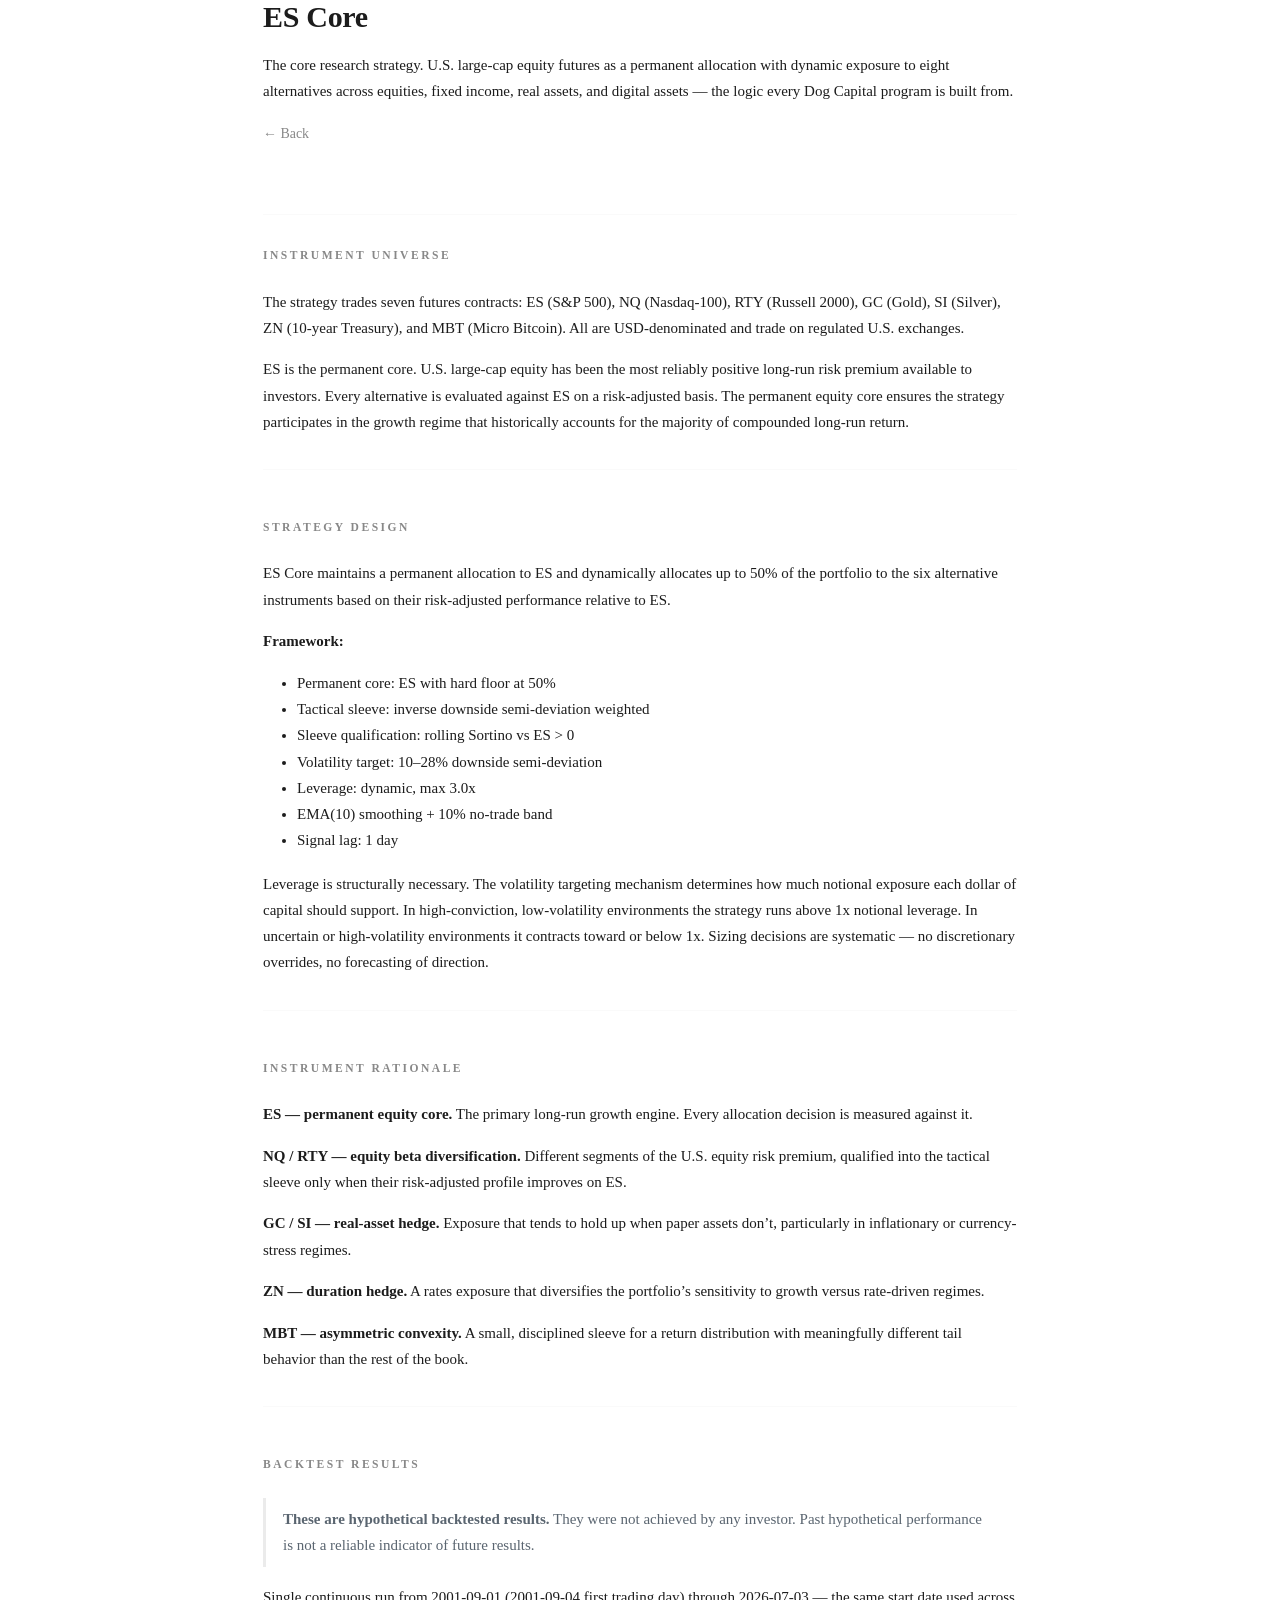
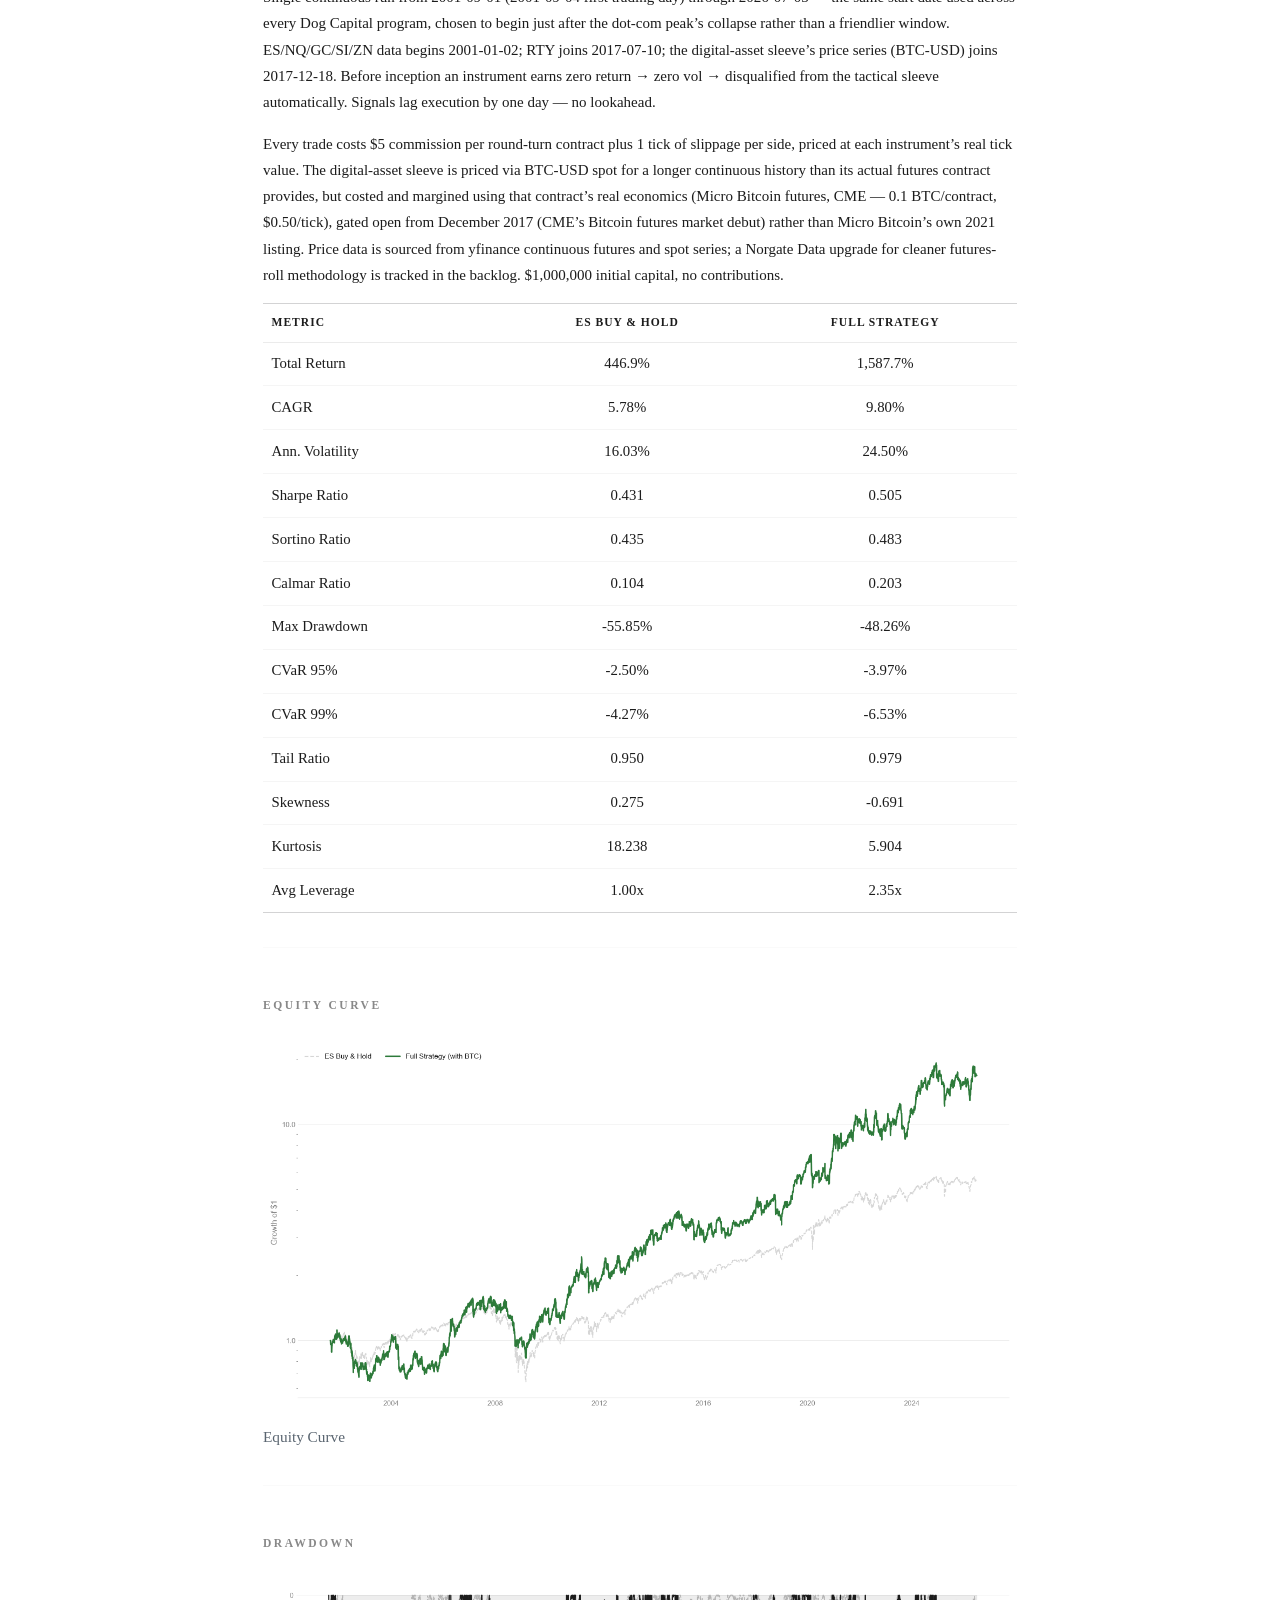
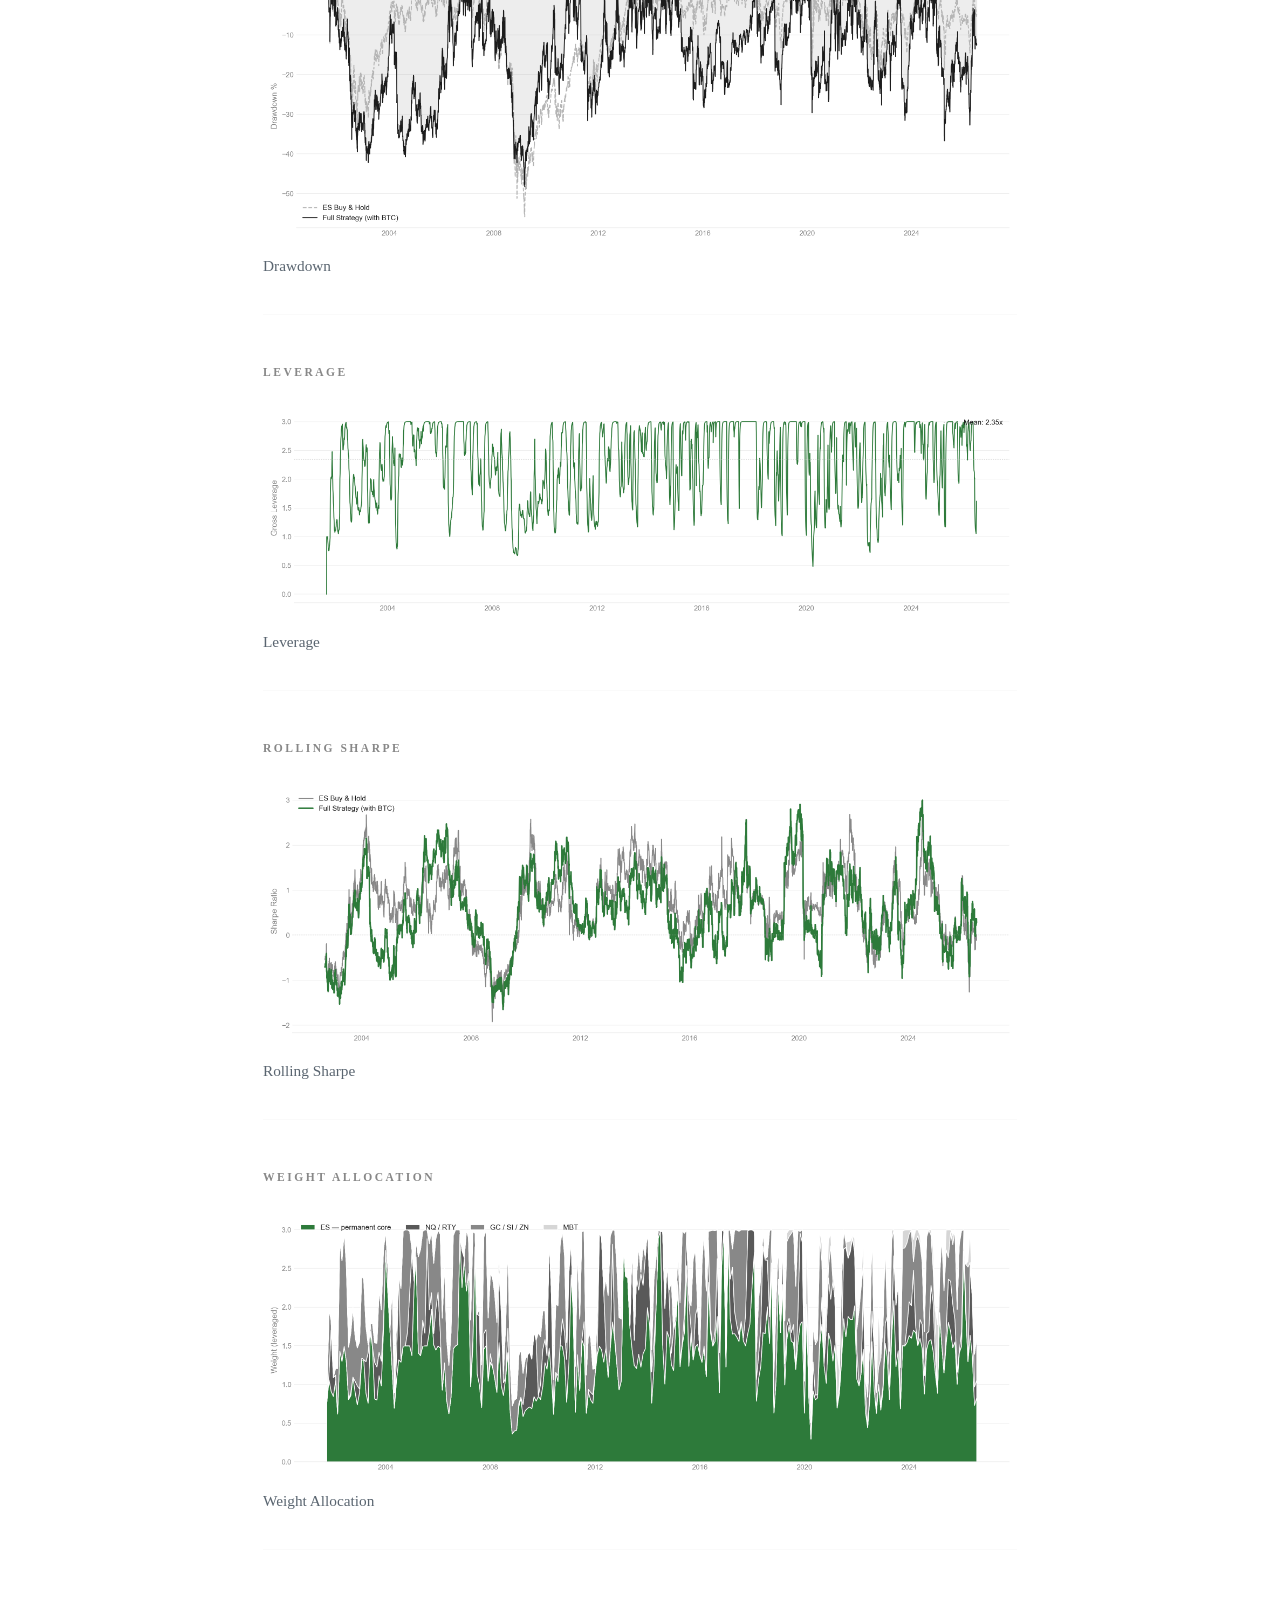
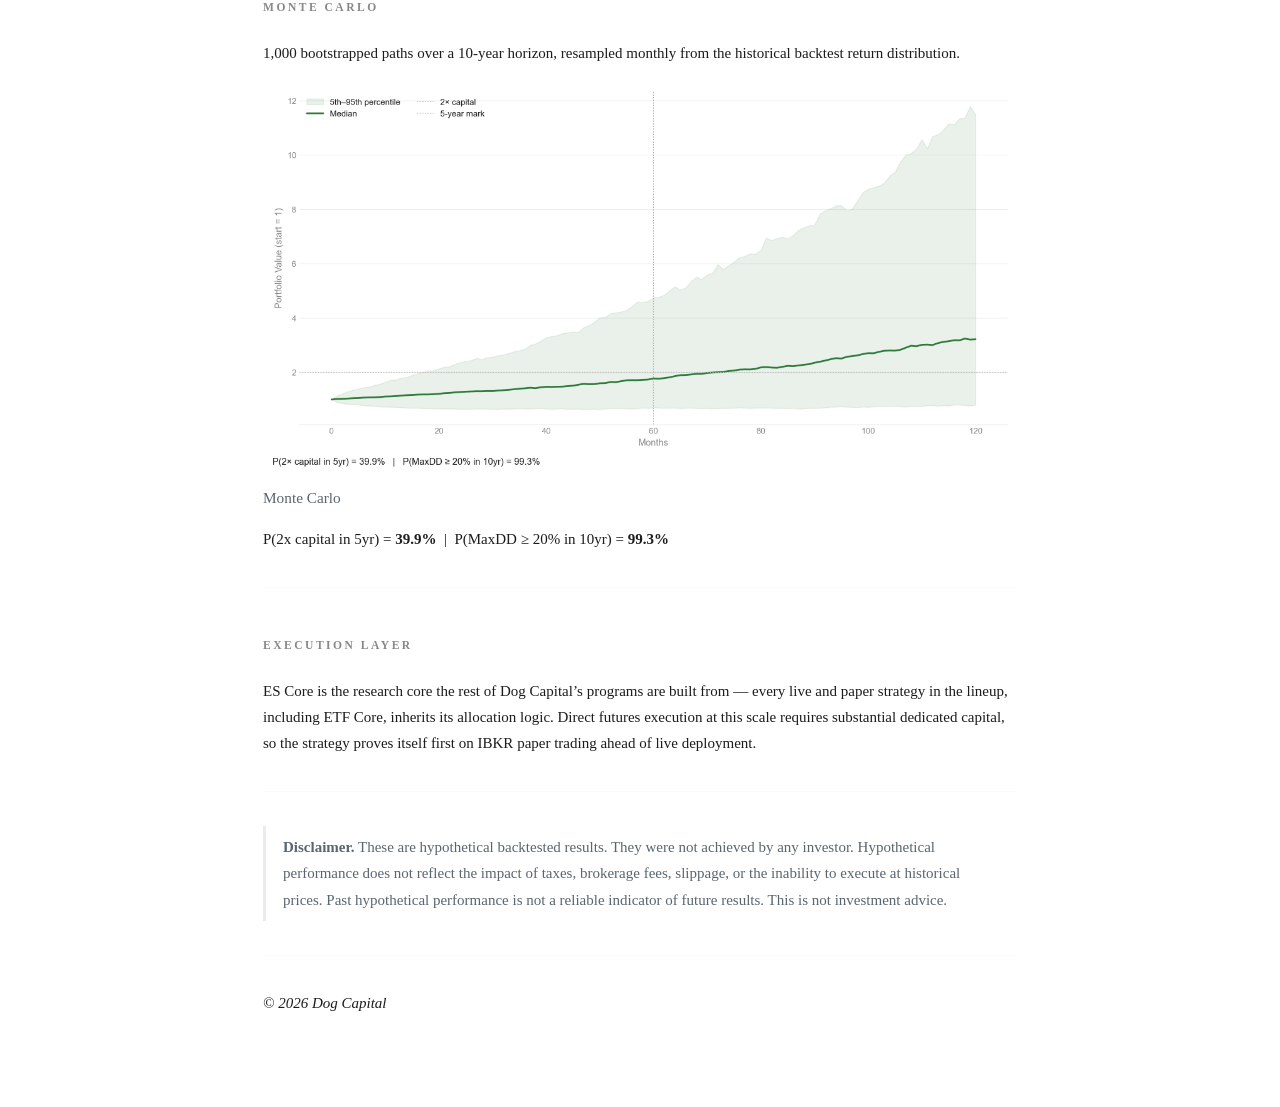
<file: docs/programs/es-core.html>
<!DOCTYPE html>
<html xmlns="http://www.w3.org/1999/xhtml" lang="en" xml:lang="en"><head>

<meta charset="utf-8">
<meta name="generator" content="quarto-1.9.38">

<meta name="viewport" content="width=device-width, initial-scale=1.0, user-scalable=yes">


<title>ES Core – Dog Capital</title>
<style>
/* Default styles provided by pandoc.
** See https://pandoc.org/MANUAL.html#variables-for-html for config info.
*/
code{white-space: pre-wrap;}
span.smallcaps{font-variant: small-caps;}
div.columns{display: flex; gap: min(4vw, 1.5em);}
div.column{flex: auto; overflow-x: auto;}
div.hanging-indent{margin-left: 1.5em; text-indent: -1.5em;}
ul.task-list{list-style: none;}
ul.task-list li input[type="checkbox"] {
  width: 0.8em;
  margin: 0 0.8em 0.2em -1em; /* quarto-specific, see https://github.com/quarto-dev/quarto-cli/issues/4556 */ 
  vertical-align: middle;
}
</style>


<script src="../site_libs/quarto-nav/quarto-nav.js"></script>
<script src="../site_libs/clipboard/clipboard.min.js"></script>
<script src="../site_libs/quarto-search/autocomplete.umd.js"></script>
<script src="../site_libs/quarto-search/fuse.min.js"></script>
<script src="../site_libs/quarto-search/quarto-search.js"></script>
<meta name="quarto:offset" content="../">
<link href="../favicon-32.png" rel="icon" type="image/png">
<script src="../site_libs/quarto-html/quarto.js" type="module"></script>
<script src="../site_libs/quarto-html/tabsets/tabsets.js" type="module"></script>
<script src="../site_libs/quarto-html/popper.min.js"></script>
<script src="../site_libs/quarto-html/tippy.umd.min.js"></script>
<script src="../site_libs/quarto-html/anchor.min.js"></script>
<link href="../site_libs/quarto-html/tippy.css" rel="stylesheet">
<link href="../site_libs/quarto-html/quarto-syntax-highlighting-15634bcf2e68342d4ad2dfa704d543f6.css" rel="stylesheet" id="quarto-text-highlighting-styles">
<script src="../site_libs/bootstrap/bootstrap.min.js"></script>
<link href="../site_libs/bootstrap/bootstrap-icons.css" rel="stylesheet">
<link href="../site_libs/bootstrap/bootstrap-6b423f165eeea3787de40cb4f8e821c3.min.css" rel="stylesheet" append-hash="true" id="quarto-bootstrap" data-mode="light">
<script id="quarto-search-options" type="application/json">{
  "location": "sidebar",
  "copy-button": false,
  "collapse-after": 3,
  "panel-placement": "start",
  "type": "textbox",
  "limit": 50,
  "keyboard-shortcut": [
    "f",
    "/",
    "s"
  ],
  "show-item-context": false,
  "language": {
    "search-no-results-text": "No results",
    "search-matching-documents-text": "matching documents",
    "search-copy-link-title": "Copy link to search",
    "search-hide-matches-text": "Hide additional matches",
    "search-more-match-text": "more match in this document",
    "search-more-matches-text": "more matches in this document",
    "search-clear-button-title": "Clear",
    "search-text-placeholder": "",
    "search-detached-cancel-button-title": "Cancel",
    "search-submit-button-title": "Submit",
    "search-label": "Search"
  }
}</script>
<link rel="apple-touch-icon" sizes="180x180" href="favicon-180.png">


<link rel="stylesheet" href="../styles.css">
</head>

<body class="fullcontent quarto-light">

<div id="quarto-search-results"></div>
<!-- content -->
<div id="quarto-content" class="quarto-container page-columns page-rows-contents page-layout-article">
<!-- sidebar -->
<!-- margin-sidebar -->
    
<!-- main -->
<main class="content" id="quarto-document-content">

<header id="title-block-header" class="quarto-title-block default">
<div class="quarto-title">
<h1 class="title">ES Core</h1>
</div>



<div class="quarto-title-meta">

    
  
    
  </div>
  


</header>


<p>The core research strategy. U.S. large-cap equity futures as a permanent allocation with dynamic exposure to eight alternatives across equities, fixed income, real assets, and digital assets — the logic every Dog Capital program is built from.</p>
<p><a href="../index.html#programs" class="back-link">← Back</a></p>
<hr>
<section id="instrument-universe" class="level2">
<h2 class="anchored" data-anchor-id="instrument-universe">Instrument Universe</h2>
<p>The strategy trades seven futures contracts: ES (S&amp;P 500), NQ (Nasdaq-100), RTY (Russell 2000), GC (Gold), SI (Silver), ZN (10-year Treasury), and MBT (Micro Bitcoin). All are USD-denominated and trade on regulated U.S. exchanges.</p>
<p>ES is the permanent core. U.S. large-cap equity has been the most reliably positive long-run risk premium available to investors. Every alternative is evaluated against ES on a risk-adjusted basis. The permanent equity core ensures the strategy participates in the growth regime that historically accounts for the majority of compounded long-run return.</p>
<hr>
</section>
<section id="strategy-design" class="level2">
<h2 class="anchored" data-anchor-id="strategy-design">Strategy Design</h2>
<p>ES Core maintains a permanent allocation to ES and dynamically allocates up to 50% of the portfolio to the six alternative instruments based on their risk-adjusted performance relative to ES.</p>
<p><strong>Framework:</strong></p>
<ul>
<li>Permanent core: ES with hard floor at 50%</li>
<li>Tactical sleeve: inverse downside semi-deviation weighted</li>
<li>Sleeve qualification: rolling Sortino vs ES &gt; 0</li>
<li>Volatility target: 10–28% downside semi-deviation</li>
<li>Leverage: dynamic, max 3.0x</li>
<li>EMA(10) smoothing + 10% no-trade band</li>
<li>Signal lag: 1 day</li>
</ul>
<p>Leverage is structurally necessary. The volatility targeting mechanism determines how much notional exposure each dollar of capital should support. In high-conviction, low-volatility environments the strategy runs above 1x notional leverage. In uncertain or high-volatility environments it contracts toward or below 1x. Sizing decisions are systematic — no discretionary overrides, no forecasting of direction.</p>
<hr>
</section>
<section id="instrument-rationale" class="level2">
<h2 class="anchored" data-anchor-id="instrument-rationale">Instrument Rationale</h2>
<p><strong>ES — permanent equity core.</strong> The primary long-run growth engine. Every allocation decision is measured against it.</p>
<p><strong>NQ / RTY — equity beta diversification.</strong> Different segments of the U.S. equity risk premium, qualified into the tactical sleeve only when their risk-adjusted profile improves on ES.</p>
<p><strong>GC / SI — real-asset hedge.</strong> Exposure that tends to hold up when paper assets don’t, particularly in inflationary or currency-stress regimes.</p>
<p><strong>ZN — duration hedge.</strong> A rates exposure that diversifies the portfolio’s sensitivity to growth versus rate-driven regimes.</p>
<p><strong>MBT — asymmetric convexity.</strong> A small, disciplined sleeve for a return distribution with meaningfully different tail behavior than the rest of the book.</p>
<hr>
</section>
<section id="backtest-results" class="level2">
<h2 class="anchored" data-anchor-id="backtest-results">Backtest Results</h2>
<blockquote class="blockquote">
<p><strong>These are hypothetical backtested results.</strong> They were not achieved by any investor. Past hypothetical performance is not a reliable indicator of future results.</p>
</blockquote>
<p>Single continuous run from 2001-09-01 (2001-09-04 first trading day) through 2026-07-03 — the same start date used across every Dog Capital program, chosen to begin just after the dot-com peak’s collapse rather than a friendlier window. ES/NQ/GC/SI/ZN data begins 2001-01-02; RTY joins 2017-07-10; the digital-asset sleeve’s price series (BTC-USD) joins 2017-12-18. Before inception an instrument earns zero return → zero vol → disqualified from the tactical sleeve automatically. Signals lag execution by one day — no lookahead.</p>
<p>Every trade costs $5 commission per round-turn contract plus 1 tick of slippage per side, priced at each instrument’s real tick value. The digital-asset sleeve is priced via BTC-USD spot for a longer continuous history than its actual futures contract provides, but costed and margined using that contract’s real economics (Micro Bitcoin futures, CME — 0.1 BTC/contract, $0.50/tick), gated open from December 2017 (CME’s Bitcoin futures market debut) rather than Micro Bitcoin’s own 2021 listing. Price data is sourced from yfinance continuous futures and spot series; a Norgate Data upgrade for cleaner futures-roll methodology is tracked in the backlog. $1,000,000 initial capital, no contributions.</p>
<table class="caption-top table">
<thead>
<tr class="header">
<th>Metric</th>
<th style="text-align: center;">ES Buy &amp; Hold</th>
<th style="text-align: center;">Full Strategy</th>
</tr>
</thead>
<tbody>
<tr class="odd">
<td>Total Return</td>
<td style="text-align: center;">446.9%</td>
<td style="text-align: center;">1,587.7%</td>
</tr>
<tr class="even">
<td>CAGR</td>
<td style="text-align: center;">5.78%</td>
<td style="text-align: center;">9.80%</td>
</tr>
<tr class="odd">
<td>Ann. Volatility</td>
<td style="text-align: center;">16.03%</td>
<td style="text-align: center;">24.50%</td>
</tr>
<tr class="even">
<td>Sharpe Ratio</td>
<td style="text-align: center;">0.431</td>
<td style="text-align: center;">0.505</td>
</tr>
<tr class="odd">
<td>Sortino Ratio</td>
<td style="text-align: center;">0.435</td>
<td style="text-align: center;">0.483</td>
</tr>
<tr class="even">
<td>Calmar Ratio</td>
<td style="text-align: center;">0.104</td>
<td style="text-align: center;">0.203</td>
</tr>
<tr class="odd">
<td>Max Drawdown</td>
<td style="text-align: center;">-55.85%</td>
<td style="text-align: center;">-48.26%</td>
</tr>
<tr class="even">
<td>CVaR 95%</td>
<td style="text-align: center;">-2.50%</td>
<td style="text-align: center;">-3.97%</td>
</tr>
<tr class="odd">
<td>CVaR 99%</td>
<td style="text-align: center;">-4.27%</td>
<td style="text-align: center;">-6.53%</td>
</tr>
<tr class="even">
<td>Tail Ratio</td>
<td style="text-align: center;">0.950</td>
<td style="text-align: center;">0.979</td>
</tr>
<tr class="odd">
<td>Skewness</td>
<td style="text-align: center;">0.275</td>
<td style="text-align: center;">-0.691</td>
</tr>
<tr class="even">
<td>Kurtosis</td>
<td style="text-align: center;">18.238</td>
<td style="text-align: center;">5.904</td>
</tr>
<tr class="odd">
<td>Avg Leverage</td>
<td style="text-align: center;">1.00x</td>
<td style="text-align: center;">2.35x</td>
</tr>
</tbody>
</table>
<hr>
</section>
<section id="equity-curve" class="level2">
<h2 class="anchored" data-anchor-id="equity-curve">Equity Curve</h2>
<div class="quarto-figure quarto-figure-center">
<figure class="figure">
<p><img src="es-core/equity_curves.png" class="img-fluid figure-img"></p>
<figcaption>Equity Curve</figcaption>
</figure>
</div>
<hr>
</section>
<section id="drawdown" class="level2">
<h2 class="anchored" data-anchor-id="drawdown">Drawdown</h2>
<div class="quarto-figure quarto-figure-center">
<figure class="figure">
<p><img src="es-core/drawdown.png" class="img-fluid figure-img"></p>
<figcaption>Drawdown</figcaption>
</figure>
</div>
<hr>
</section>
<section id="leverage" class="level2">
<h2 class="anchored" data-anchor-id="leverage">Leverage</h2>
<div class="quarto-figure quarto-figure-center">
<figure class="figure">
<p><img src="es-core/leverage.png" class="img-fluid figure-img"></p>
<figcaption>Leverage</figcaption>
</figure>
</div>
<hr>
</section>
<section id="rolling-sharpe" class="level2">
<h2 class="anchored" data-anchor-id="rolling-sharpe">Rolling Sharpe</h2>
<div class="quarto-figure quarto-figure-center">
<figure class="figure">
<p><img src="es-core/rolling_sharpe.png" class="img-fluid figure-img"></p>
<figcaption>Rolling Sharpe</figcaption>
</figure>
</div>
<hr>
</section>
<section id="weight-allocation" class="level2">
<h2 class="anchored" data-anchor-id="weight-allocation">Weight Allocation</h2>
<div class="quarto-figure quarto-figure-center">
<figure class="figure">
<p><img src="es-core/weight_allocation.png" class="img-fluid figure-img"></p>
<figcaption>Weight Allocation</figcaption>
</figure>
</div>
<hr>
</section>
<section id="monte-carlo" class="level2">
<h2 class="anchored" data-anchor-id="monte-carlo">Monte Carlo</h2>
<p>1,000 bootstrapped paths over a 10-year horizon, resampled monthly from the historical backtest return distribution.</p>
<div class="quarto-figure quarto-figure-center">
<figure class="figure">
<p><img src="es-core/montecarlo.png" class="img-fluid figure-img"></p>
<figcaption>Monte Carlo</figcaption>
</figure>
</div>
<p>P(2x capital in 5yr) = <strong>39.9%</strong> &nbsp;|&nbsp; P(MaxDD ≥ 20% in 10yr) = <strong>99.3%</strong></p>
<hr>
</section>
<section id="execution-layer" class="level2">
<h2 class="anchored" data-anchor-id="execution-layer">Execution Layer</h2>
<p>ES Core is the research core the rest of Dog Capital’s programs are built from — every live and paper strategy in the lineup, including ETF Core, inherits its allocation logic. Direct futures execution at this scale requires substantial dedicated capital, so the strategy proves itself first on IBKR paper trading ahead of live deployment.</p>
<hr>
<blockquote class="blockquote">
<p><strong>Disclaimer.</strong> These are hypothetical backtested results. They were not achieved by any investor. Hypothetical performance does not reflect the impact of taxes, brokerage fees, slippage, or the inability to execute at historical prices. Past hypothetical performance is not a reliable indicator of future results. This is not investment advice.</p>
</blockquote>
<hr>
<p><em>© 2026 Dog Capital</em></p>


</section>

</main> <!-- /main -->
<script id="quarto-html-after-body" type="application/javascript">
  window.document.addEventListener("DOMContentLoaded", function (event) {
    const icon = "";
    const anchorJS = new window.AnchorJS();
    anchorJS.options = {
      placement: 'right',
      icon: icon
    };
    anchorJS.add('.anchored');
    const isCodeAnnotation = (el) => {
      for (const clz of el.classList) {
        if (clz.startsWith('code-annotation-')) {                     
          return true;
        }
      }
      return false;
    }
    const onCopySuccess = function(e) {
      // button target
      const button = e.trigger;
      // don't keep focus
      button.blur();
      // flash "checked"
      button.classList.add('code-copy-button-checked');
      var currentTitle = button.getAttribute("title");
      button.setAttribute("title", "Copied!");
      let tooltip;
      if (window.bootstrap) {
        button.setAttribute("data-bs-toggle", "tooltip");
        button.setAttribute("data-bs-placement", "left");
        button.setAttribute("data-bs-title", "Copied!");
        tooltip = new bootstrap.Tooltip(button, 
          { trigger: "manual", 
            customClass: "code-copy-button-tooltip",
            offset: [0, -8]});
        tooltip.show();    
      }
      setTimeout(function() {
        if (tooltip) {
          tooltip.hide();
          button.removeAttribute("data-bs-title");
          button.removeAttribute("data-bs-toggle");
          button.removeAttribute("data-bs-placement");
        }
        button.setAttribute("title", currentTitle);
        button.classList.remove('code-copy-button-checked');
      }, 1000);
      // clear code selection
      e.clearSelection();
    }
    const getTextToCopy = function(trigger) {
      const outerScaffold = trigger.parentElement.cloneNode(true);
      const codeEl = outerScaffold.querySelector('code');
      for (const childEl of codeEl.children) {
        if (isCodeAnnotation(childEl)) {
          childEl.remove();
        }
      }
      return codeEl.innerText;
    }
    const clipboard = new window.ClipboardJS('.code-copy-button:not([data-in-quarto-modal])', {
      text: getTextToCopy
    });
    clipboard.on('success', onCopySuccess);
    if (window.document.getElementById('quarto-embedded-source-code-modal')) {
      const clipboardModal = new window.ClipboardJS('.code-copy-button[data-in-quarto-modal]', {
        text: getTextToCopy,
        container: window.document.getElementById('quarto-embedded-source-code-modal')
      });
      clipboardModal.on('success', onCopySuccess);
    }
      var localhostRegex = new RegExp(/^(?:http|https):\/\/localhost\:?[0-9]*\//);
      var mailtoRegex = new RegExp(/^mailto:/);
        var filterRegex = new RegExp('/' + window.location.host + '/');
      var isInternal = (href) => {
          return filterRegex.test(href) || localhostRegex.test(href) || mailtoRegex.test(href);
      }
      // Inspect non-navigation links and adorn them if external
     var links = window.document.querySelectorAll('a[href]:not(.nav-link):not(.navbar-brand):not(.toc-action):not(.sidebar-link):not(.sidebar-item-toggle):not(.pagination-link):not(.no-external):not([aria-hidden]):not(.dropdown-item):not(.quarto-navigation-tool):not(.about-link)');
      for (var i=0; i<links.length; i++) {
        const link = links[i];
        if (!isInternal(link.href)) {
          // undo the damage that might have been done by quarto-nav.js in the case of
          // links that we want to consider external
          if (link.dataset.originalHref !== undefined) {
            link.href = link.dataset.originalHref;
          }
        }
      }
    function tippyHover(el, contentFn, onTriggerFn, onUntriggerFn) {
      const config = {
        allowHTML: true,
        maxWidth: 500,
        delay: 100,
        arrow: false,
        appendTo: function(el) {
            return el.parentElement;
        },
        interactive: true,
        interactiveBorder: 10,
        theme: 'quarto',
        placement: 'bottom-start',
      };
      if (contentFn) {
        config.content = contentFn;
      }
      if (onTriggerFn) {
        config.onTrigger = onTriggerFn;
      }
      if (onUntriggerFn) {
        config.onUntrigger = onUntriggerFn;
      }
      window.tippy(el, config); 
    }
    const noterefs = window.document.querySelectorAll('a[role="doc-noteref"]');
    for (var i=0; i<noterefs.length; i++) {
      const ref = noterefs[i];
      tippyHover(ref, function() {
        // use id or data attribute instead here
        let href = ref.getAttribute('data-footnote-href') || ref.getAttribute('href');
        try { href = new URL(href).hash; } catch {}
        const id = href.replace(/^#\/?/, "");
        const note = window.document.getElementById(id);
        if (note) {
          return note.innerHTML;
        } else {
          return "";
        }
      });
    }
    const xrefs = window.document.querySelectorAll('a.quarto-xref');
    const processXRef = (id, note) => {
      // Strip column container classes
      const stripColumnClz = (el) => {
        el.classList.remove("page-full", "page-columns");
        if (el.children) {
          for (const child of el.children) {
            stripColumnClz(child);
          }
        }
      }
      stripColumnClz(note)
      if (id === null || id.startsWith('sec-')) {
        // Special case sections, only their first couple elements
        const container = document.createElement("div");
        if (note.children && note.children.length > 2) {
          container.appendChild(note.children[0].cloneNode(true));
          for (let i = 1; i < note.children.length; i++) {
            const child = note.children[i];
            if (child.tagName === "P" && child.innerText === "") {
              continue;
            } else {
              container.appendChild(child.cloneNode(true));
              break;
            }
          }
          if (window.Quarto?.typesetMath) {
            window.Quarto.typesetMath(container);
          }
          return container.innerHTML
        } else {
          if (window.Quarto?.typesetMath) {
            window.Quarto.typesetMath(note);
          }
          return note.innerHTML;
        }
      } else {
        // Remove any anchor links if they are present
        const anchorLink = note.querySelector('a.anchorjs-link');
        if (anchorLink) {
          anchorLink.remove();
        }
        if (window.Quarto?.typesetMath) {
          window.Quarto.typesetMath(note);
        }
        if (note.classList.contains("callout")) {
          return note.outerHTML;
        } else {
          return note.innerHTML;
        }
      }
    }
    for (var i=0; i<xrefs.length; i++) {
      const xref = xrefs[i];
      tippyHover(xref, undefined, function(instance) {
        instance.disable();
        let url = xref.getAttribute('href');
        let hash = undefined; 
        if (url.startsWith('#')) {
          hash = url;
        } else {
          try { hash = new URL(url).hash; } catch {}
        }
        if (hash) {
          const id = hash.replace(/^#\/?/, "");
          const note = window.document.getElementById(id);
          if (note !== null) {
            try {
              const html = processXRef(id, note.cloneNode(true));
              instance.setContent(html);
            } finally {
              instance.enable();
              instance.show();
            }
          } else {
            // See if we can fetch this
            fetch(url.split('#')[0])
            .then(res => res.text())
            .then(html => {
              const parser = new DOMParser();
              const htmlDoc = parser.parseFromString(html, "text/html");
              const note = htmlDoc.getElementById(id);
              if (note !== null) {
                const html = processXRef(id, note);
                instance.setContent(html);
              } 
            }).finally(() => {
              instance.enable();
              instance.show();
            });
          }
        } else {
          // See if we can fetch a full url (with no hash to target)
          // This is a special case and we should probably do some content thinning / targeting
          fetch(url)
          .then(res => res.text())
          .then(html => {
            const parser = new DOMParser();
            const htmlDoc = parser.parseFromString(html, "text/html");
            const note = htmlDoc.querySelector('main.content');
            if (note !== null) {
              // This should only happen for chapter cross references
              // (since there is no id in the URL)
              // remove the first header
              if (note.children.length > 0 && note.children[0].tagName === "HEADER") {
                note.children[0].remove();
              }
              const html = processXRef(null, note);
              instance.setContent(html);
            } 
          }).finally(() => {
            instance.enable();
            instance.show();
          });
        }
      }, function(instance) {
      });
    }
        let selectedAnnoteEl;
        const selectorForAnnotation = ( cell, annotation) => {
          let cellAttr = 'data-code-cell="' + cell + '"';
          let lineAttr = 'data-code-annotation="' +  annotation + '"';
          const selector = 'span[' + cellAttr + '][' + lineAttr + ']';
          return selector;
        }
        const selectCodeLines = (annoteEl) => {
          const doc = window.document;
          const targetCell = annoteEl.getAttribute("data-target-cell");
          const targetAnnotation = annoteEl.getAttribute("data-target-annotation");
          const annoteSpan = window.document.querySelector(selectorForAnnotation(targetCell, targetAnnotation));
          const lines = annoteSpan.getAttribute("data-code-lines").split(",");
          const lineIds = lines.map((line) => {
            return targetCell + "-" + line;
          })
          let top = null;
          let height = null;
          let parent = null;
          if (lineIds.length > 0) {
              //compute the position of the single el (top and bottom and make a div)
              const el = window.document.getElementById(lineIds[0]);
              top = el.offsetTop;
              height = el.offsetHeight;
              parent = el.parentElement.parentElement;
            if (lineIds.length > 1) {
              const lastEl = window.document.getElementById(lineIds[lineIds.length - 1]);
              const bottom = lastEl.offsetTop + lastEl.offsetHeight;
              height = bottom - top;
            }
            if (top !== null && height !== null && parent !== null) {
              // cook up a div (if necessary) and position it 
              let div = window.document.getElementById("code-annotation-line-highlight");
              if (div === null) {
                div = window.document.createElement("div");
                div.setAttribute("id", "code-annotation-line-highlight");
                div.style.position = 'absolute';
                parent.appendChild(div);
              }
              div.style.top = top - 2 + "px";
              div.style.height = height + 4 + "px";
              div.style.left = 0;
              let gutterDiv = window.document.getElementById("code-annotation-line-highlight-gutter");
              if (gutterDiv === null) {
                gutterDiv = window.document.createElement("div");
                gutterDiv.setAttribute("id", "code-annotation-line-highlight-gutter");
                gutterDiv.style.position = 'absolute';
                const codeCell = window.document.getElementById(targetCell);
                const gutter = codeCell.querySelector('.code-annotation-gutter');
                gutter.appendChild(gutterDiv);
              }
              gutterDiv.style.top = top - 2 + "px";
              gutterDiv.style.height = height + 4 + "px";
            }
            selectedAnnoteEl = annoteEl;
          }
        };
        const unselectCodeLines = () => {
          const elementsIds = ["code-annotation-line-highlight", "code-annotation-line-highlight-gutter"];
          elementsIds.forEach((elId) => {
            const div = window.document.getElementById(elId);
            if (div) {
              div.remove();
            }
          });
          selectedAnnoteEl = undefined;
        };
          // Handle positioning of the toggle
      window.addEventListener(
        "resize",
        throttle(() => {
          elRect = undefined;
          if (selectedAnnoteEl) {
            selectCodeLines(selectedAnnoteEl);
          }
        }, 10)
      );
      function throttle(fn, ms) {
      let throttle = false;
      let timer;
        return (...args) => {
          if(!throttle) { // first call gets through
              fn.apply(this, args);
              throttle = true;
          } else { // all the others get throttled
              if(timer) clearTimeout(timer); // cancel #2
              timer = setTimeout(() => {
                fn.apply(this, args);
                timer = throttle = false;
              }, ms);
          }
        };
      }
        // Attach click handler to the DT
        const annoteDls = window.document.querySelectorAll('dt[data-target-cell]');
        for (const annoteDlNode of annoteDls) {
          annoteDlNode.addEventListener('click', (event) => {
            const clickedEl = event.target;
            if (clickedEl !== selectedAnnoteEl) {
              unselectCodeLines();
              const activeEl = window.document.querySelector('dt[data-target-cell].code-annotation-active');
              if (activeEl) {
                activeEl.classList.remove('code-annotation-active');
              }
              selectCodeLines(clickedEl);
              clickedEl.classList.add('code-annotation-active');
            } else {
              // Unselect the line
              unselectCodeLines();
              clickedEl.classList.remove('code-annotation-active');
            }
          });
        }
    const findCites = (el) => {
      const parentEl = el.parentElement;
      if (parentEl) {
        const cites = parentEl.dataset.cites;
        if (cites) {
          return {
            el,
            cites: cites.split(' ')
          };
        } else {
          return findCites(el.parentElement)
        }
      } else {
        return undefined;
      }
    };
    var bibliorefs = window.document.querySelectorAll('a[role="doc-biblioref"]');
    for (var i=0; i<bibliorefs.length; i++) {
      const ref = bibliorefs[i];
      const citeInfo = findCites(ref);
      if (citeInfo) {
        tippyHover(citeInfo.el, function() {
          var popup = window.document.createElement('div');
          citeInfo.cites.forEach(function(cite) {
            var citeDiv = window.document.createElement('div');
            citeDiv.classList.add('hanging-indent');
            citeDiv.classList.add('csl-entry');
            var biblioDiv = window.document.getElementById('ref-' + cite);
            if (biblioDiv) {
              citeDiv.innerHTML = biblioDiv.innerHTML;
            }
            popup.appendChild(citeDiv);
          });
          return popup.innerHTML;
        });
      }
    }
  });
  </script>
</div> <!-- /content -->




</body></html>
</file>
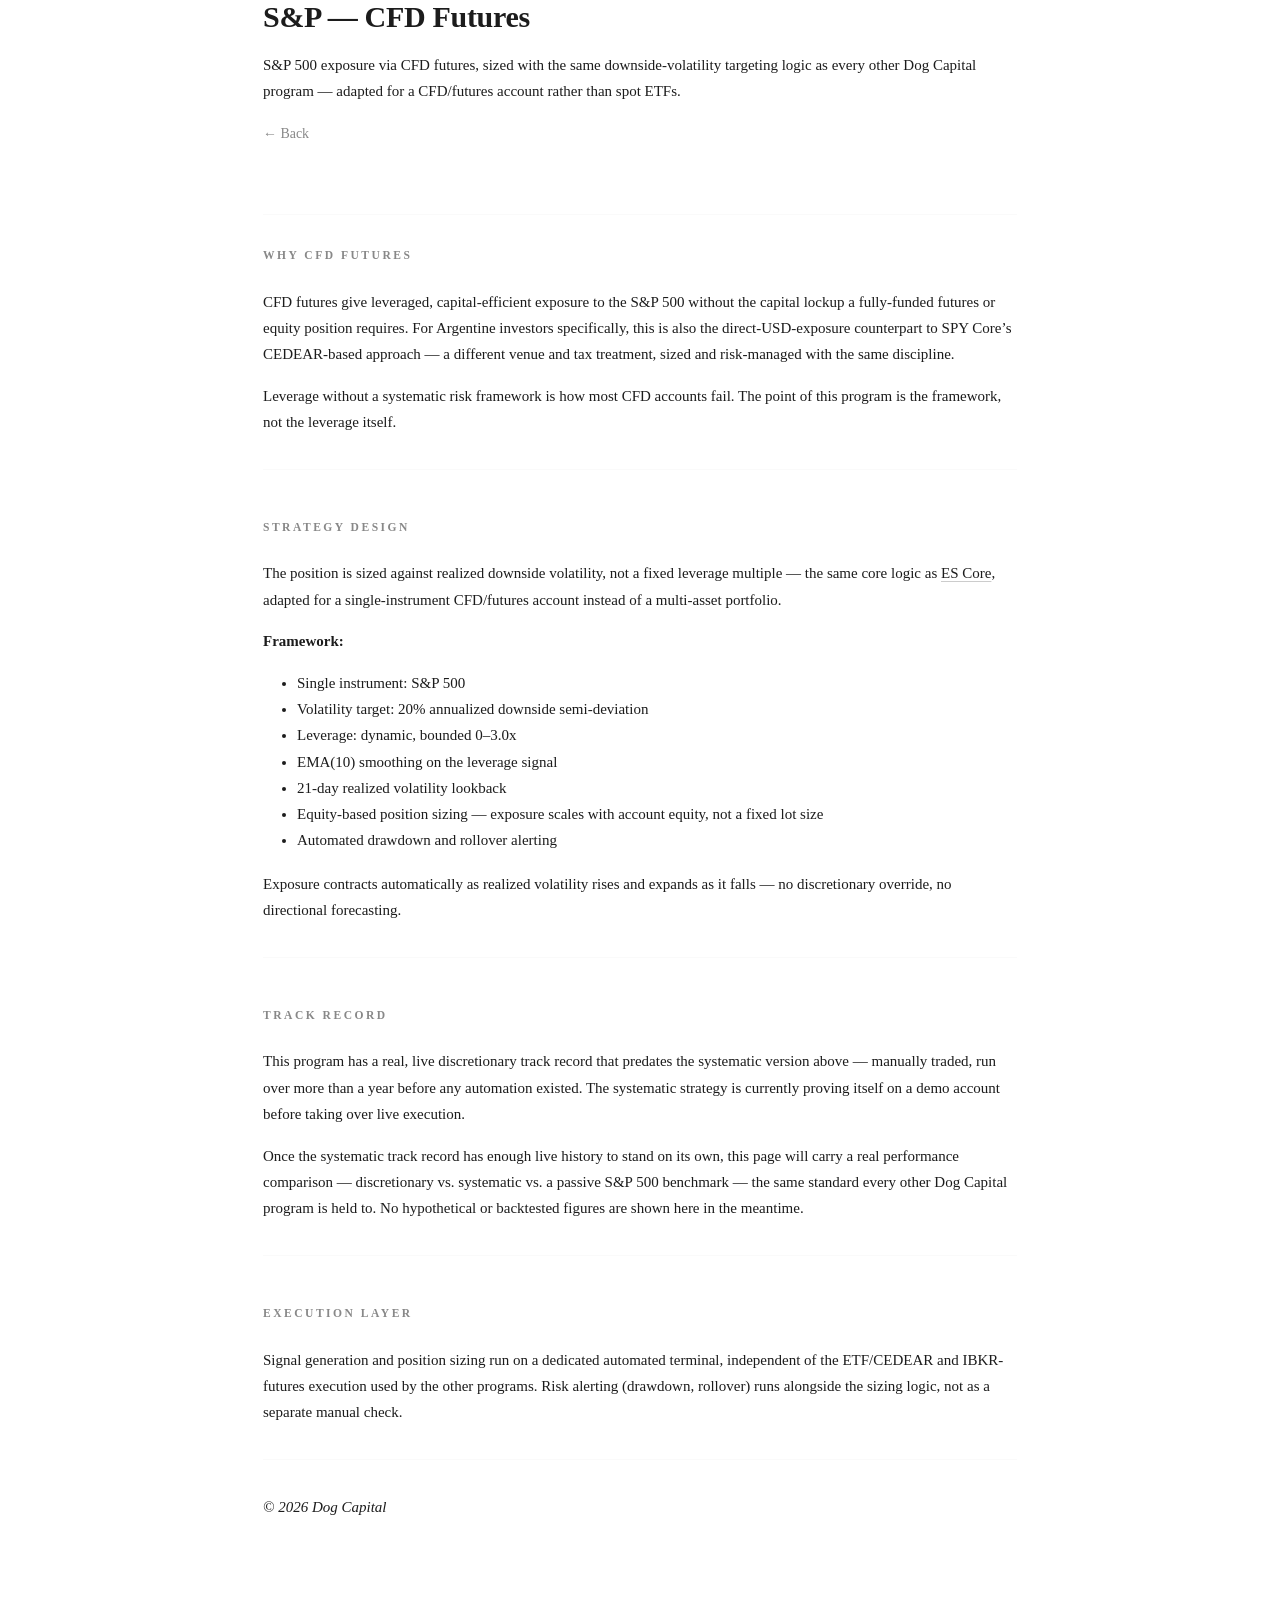
<file: docs/programs/sp-cfd.html>
<!DOCTYPE html>
<html xmlns="http://www.w3.org/1999/xhtml" lang="en" xml:lang="en"><head>

<meta charset="utf-8">
<meta name="generator" content="quarto-1.9.38">

<meta name="viewport" content="width=device-width, initial-scale=1.0, user-scalable=yes">


<title>S&amp;P — CFD Futures – Dog Capital</title>
<style>
/* Default styles provided by pandoc.
** See https://pandoc.org/MANUAL.html#variables-for-html for config info.
*/
code{white-space: pre-wrap;}
span.smallcaps{font-variant: small-caps;}
div.columns{display: flex; gap: min(4vw, 1.5em);}
div.column{flex: auto; overflow-x: auto;}
div.hanging-indent{margin-left: 1.5em; text-indent: -1.5em;}
ul.task-list{list-style: none;}
ul.task-list li input[type="checkbox"] {
  width: 0.8em;
  margin: 0 0.8em 0.2em -1em; /* quarto-specific, see https://github.com/quarto-dev/quarto-cli/issues/4556 */ 
  vertical-align: middle;
}
</style>


<script src="../site_libs/quarto-nav/quarto-nav.js"></script>
<script src="../site_libs/clipboard/clipboard.min.js"></script>
<script src="../site_libs/quarto-search/autocomplete.umd.js"></script>
<script src="../site_libs/quarto-search/fuse.min.js"></script>
<script src="../site_libs/quarto-search/quarto-search.js"></script>
<meta name="quarto:offset" content="../">
<link href="../favicon-32.png" rel="icon" type="image/png">
<script src="../site_libs/quarto-html/quarto.js" type="module"></script>
<script src="../site_libs/quarto-html/tabsets/tabsets.js" type="module"></script>
<script src="../site_libs/quarto-html/popper.min.js"></script>
<script src="../site_libs/quarto-html/tippy.umd.min.js"></script>
<script src="../site_libs/quarto-html/anchor.min.js"></script>
<link href="../site_libs/quarto-html/tippy.css" rel="stylesheet">
<link href="../site_libs/quarto-html/quarto-syntax-highlighting-15634bcf2e68342d4ad2dfa704d543f6.css" rel="stylesheet" id="quarto-text-highlighting-styles">
<script src="../site_libs/bootstrap/bootstrap.min.js"></script>
<link href="../site_libs/bootstrap/bootstrap-icons.css" rel="stylesheet">
<link href="../site_libs/bootstrap/bootstrap-6b423f165eeea3787de40cb4f8e821c3.min.css" rel="stylesheet" append-hash="true" id="quarto-bootstrap" data-mode="light">
<script id="quarto-search-options" type="application/json">{
  "location": "sidebar",
  "copy-button": false,
  "collapse-after": 3,
  "panel-placement": "start",
  "type": "textbox",
  "limit": 50,
  "keyboard-shortcut": [
    "f",
    "/",
    "s"
  ],
  "show-item-context": false,
  "language": {
    "search-no-results-text": "No results",
    "search-matching-documents-text": "matching documents",
    "search-copy-link-title": "Copy link to search",
    "search-hide-matches-text": "Hide additional matches",
    "search-more-match-text": "more match in this document",
    "search-more-matches-text": "more matches in this document",
    "search-clear-button-title": "Clear",
    "search-text-placeholder": "",
    "search-detached-cancel-button-title": "Cancel",
    "search-submit-button-title": "Submit",
    "search-label": "Search"
  }
}</script>
<link rel="apple-touch-icon" sizes="180x180" href="favicon-180.png">


<link rel="stylesheet" href="../styles.css">
</head>

<body class="fullcontent quarto-light">

<div id="quarto-search-results"></div>
<!-- content -->
<div id="quarto-content" class="quarto-container page-columns page-rows-contents page-layout-article">
<!-- sidebar -->
<!-- margin-sidebar -->
    
<!-- main -->
<main class="content" id="quarto-document-content">

<header id="title-block-header" class="quarto-title-block default">
<div class="quarto-title">
<h1 class="title">S&amp;P — CFD Futures</h1>
</div>



<div class="quarto-title-meta">

    
  
    
  </div>
  


</header>


<p>S&amp;P 500 exposure via CFD futures, sized with the same downside-volatility targeting logic as every other Dog Capital program — adapted for a CFD/futures account rather than spot ETFs.</p>
<p><a href="../index.html#programs" class="back-link">← Back</a></p>
<hr>
<section id="why-cfd-futures" class="level2">
<h2 class="anchored" data-anchor-id="why-cfd-futures">Why CFD Futures</h2>
<p>CFD futures give leveraged, capital-efficient exposure to the S&amp;P 500 without the capital lockup a fully-funded futures or equity position requires. For Argentine investors specifically, this is also the direct-USD-exposure counterpart to SPY Core’s CEDEAR-based approach — a different venue and tax treatment, sized and risk-managed with the same discipline.</p>
<p>Leverage without a systematic risk framework is how most CFD accounts fail. The point of this program is the framework, not the leverage itself.</p>
<hr>
</section>
<section id="strategy-design" class="level2">
<h2 class="anchored" data-anchor-id="strategy-design">Strategy Design</h2>
<p>The position is sized against realized downside volatility, not a fixed leverage multiple — the same core logic as <a href="../programs/es-core.html">ES Core</a>, adapted for a single-instrument CFD/futures account instead of a multi-asset portfolio.</p>
<p><strong>Framework:</strong></p>
<ul>
<li>Single instrument: S&amp;P 500</li>
<li>Volatility target: 20% annualized downside semi-deviation</li>
<li>Leverage: dynamic, bounded 0–3.0x</li>
<li>EMA(10) smoothing on the leverage signal</li>
<li>21-day realized volatility lookback</li>
<li>Equity-based position sizing — exposure scales with account equity, not a fixed lot size</li>
<li>Automated drawdown and rollover alerting</li>
</ul>
<p>Exposure contracts automatically as realized volatility rises and expands as it falls — no discretionary override, no directional forecasting.</p>
<hr>
</section>
<section id="track-record" class="level2">
<h2 class="anchored" data-anchor-id="track-record">Track Record</h2>
<p>This program has a real, live discretionary track record that predates the systematic version above — manually traded, run over more than a year before any automation existed. The systematic strategy is currently proving itself on a demo account before taking over live execution.</p>
<p>Once the systematic track record has enough live history to stand on its own, this page will carry a real performance comparison — discretionary vs. systematic vs.&nbsp;a passive S&amp;P 500 benchmark — the same standard every other Dog Capital program is held to. No hypothetical or backtested figures are shown here in the meantime.</p>
<hr>
</section>
<section id="execution-layer" class="level2">
<h2 class="anchored" data-anchor-id="execution-layer">Execution Layer</h2>
<p>Signal generation and position sizing run on a dedicated automated terminal, independent of the ETF/CEDEAR and IBKR-futures execution used by the other programs. Risk alerting (drawdown, rollover) runs alongside the sizing logic, not as a separate manual check.</p>
<hr>
<p><em>© 2026 Dog Capital</em></p>


</section>

</main> <!-- /main -->
<script id="quarto-html-after-body" type="application/javascript">
  window.document.addEventListener("DOMContentLoaded", function (event) {
    const icon = "";
    const anchorJS = new window.AnchorJS();
    anchorJS.options = {
      placement: 'right',
      icon: icon
    };
    anchorJS.add('.anchored');
    const isCodeAnnotation = (el) => {
      for (const clz of el.classList) {
        if (clz.startsWith('code-annotation-')) {                     
          return true;
        }
      }
      return false;
    }
    const onCopySuccess = function(e) {
      // button target
      const button = e.trigger;
      // don't keep focus
      button.blur();
      // flash "checked"
      button.classList.add('code-copy-button-checked');
      var currentTitle = button.getAttribute("title");
      button.setAttribute("title", "Copied!");
      let tooltip;
      if (window.bootstrap) {
        button.setAttribute("data-bs-toggle", "tooltip");
        button.setAttribute("data-bs-placement", "left");
        button.setAttribute("data-bs-title", "Copied!");
        tooltip = new bootstrap.Tooltip(button, 
          { trigger: "manual", 
            customClass: "code-copy-button-tooltip",
            offset: [0, -8]});
        tooltip.show();    
      }
      setTimeout(function() {
        if (tooltip) {
          tooltip.hide();
          button.removeAttribute("data-bs-title");
          button.removeAttribute("data-bs-toggle");
          button.removeAttribute("data-bs-placement");
        }
        button.setAttribute("title", currentTitle);
        button.classList.remove('code-copy-button-checked');
      }, 1000);
      // clear code selection
      e.clearSelection();
    }
    const getTextToCopy = function(trigger) {
      const outerScaffold = trigger.parentElement.cloneNode(true);
      const codeEl = outerScaffold.querySelector('code');
      for (const childEl of codeEl.children) {
        if (isCodeAnnotation(childEl)) {
          childEl.remove();
        }
      }
      return codeEl.innerText;
    }
    const clipboard = new window.ClipboardJS('.code-copy-button:not([data-in-quarto-modal])', {
      text: getTextToCopy
    });
    clipboard.on('success', onCopySuccess);
    if (window.document.getElementById('quarto-embedded-source-code-modal')) {
      const clipboardModal = new window.ClipboardJS('.code-copy-button[data-in-quarto-modal]', {
        text: getTextToCopy,
        container: window.document.getElementById('quarto-embedded-source-code-modal')
      });
      clipboardModal.on('success', onCopySuccess);
    }
      var localhostRegex = new RegExp(/^(?:http|https):\/\/localhost\:?[0-9]*\//);
      var mailtoRegex = new RegExp(/^mailto:/);
        var filterRegex = new RegExp('/' + window.location.host + '/');
      var isInternal = (href) => {
          return filterRegex.test(href) || localhostRegex.test(href) || mailtoRegex.test(href);
      }
      // Inspect non-navigation links and adorn them if external
     var links = window.document.querySelectorAll('a[href]:not(.nav-link):not(.navbar-brand):not(.toc-action):not(.sidebar-link):not(.sidebar-item-toggle):not(.pagination-link):not(.no-external):not([aria-hidden]):not(.dropdown-item):not(.quarto-navigation-tool):not(.about-link)');
      for (var i=0; i<links.length; i++) {
        const link = links[i];
        if (!isInternal(link.href)) {
          // undo the damage that might have been done by quarto-nav.js in the case of
          // links that we want to consider external
          if (link.dataset.originalHref !== undefined) {
            link.href = link.dataset.originalHref;
          }
        }
      }
    function tippyHover(el, contentFn, onTriggerFn, onUntriggerFn) {
      const config = {
        allowHTML: true,
        maxWidth: 500,
        delay: 100,
        arrow: false,
        appendTo: function(el) {
            return el.parentElement;
        },
        interactive: true,
        interactiveBorder: 10,
        theme: 'quarto',
        placement: 'bottom-start',
      };
      if (contentFn) {
        config.content = contentFn;
      }
      if (onTriggerFn) {
        config.onTrigger = onTriggerFn;
      }
      if (onUntriggerFn) {
        config.onUntrigger = onUntriggerFn;
      }
      window.tippy(el, config); 
    }
    const noterefs = window.document.querySelectorAll('a[role="doc-noteref"]');
    for (var i=0; i<noterefs.length; i++) {
      const ref = noterefs[i];
      tippyHover(ref, function() {
        // use id or data attribute instead here
        let href = ref.getAttribute('data-footnote-href') || ref.getAttribute('href');
        try { href = new URL(href).hash; } catch {}
        const id = href.replace(/^#\/?/, "");
        const note = window.document.getElementById(id);
        if (note) {
          return note.innerHTML;
        } else {
          return "";
        }
      });
    }
    const xrefs = window.document.querySelectorAll('a.quarto-xref');
    const processXRef = (id, note) => {
      // Strip column container classes
      const stripColumnClz = (el) => {
        el.classList.remove("page-full", "page-columns");
        if (el.children) {
          for (const child of el.children) {
            stripColumnClz(child);
          }
        }
      }
      stripColumnClz(note)
      if (id === null || id.startsWith('sec-')) {
        // Special case sections, only their first couple elements
        const container = document.createElement("div");
        if (note.children && note.children.length > 2) {
          container.appendChild(note.children[0].cloneNode(true));
          for (let i = 1; i < note.children.length; i++) {
            const child = note.children[i];
            if (child.tagName === "P" && child.innerText === "") {
              continue;
            } else {
              container.appendChild(child.cloneNode(true));
              break;
            }
          }
          if (window.Quarto?.typesetMath) {
            window.Quarto.typesetMath(container);
          }
          return container.innerHTML
        } else {
          if (window.Quarto?.typesetMath) {
            window.Quarto.typesetMath(note);
          }
          return note.innerHTML;
        }
      } else {
        // Remove any anchor links if they are present
        const anchorLink = note.querySelector('a.anchorjs-link');
        if (anchorLink) {
          anchorLink.remove();
        }
        if (window.Quarto?.typesetMath) {
          window.Quarto.typesetMath(note);
        }
        if (note.classList.contains("callout")) {
          return note.outerHTML;
        } else {
          return note.innerHTML;
        }
      }
    }
    for (var i=0; i<xrefs.length; i++) {
      const xref = xrefs[i];
      tippyHover(xref, undefined, function(instance) {
        instance.disable();
        let url = xref.getAttribute('href');
        let hash = undefined; 
        if (url.startsWith('#')) {
          hash = url;
        } else {
          try { hash = new URL(url).hash; } catch {}
        }
        if (hash) {
          const id = hash.replace(/^#\/?/, "");
          const note = window.document.getElementById(id);
          if (note !== null) {
            try {
              const html = processXRef(id, note.cloneNode(true));
              instance.setContent(html);
            } finally {
              instance.enable();
              instance.show();
            }
          } else {
            // See if we can fetch this
            fetch(url.split('#')[0])
            .then(res => res.text())
            .then(html => {
              const parser = new DOMParser();
              const htmlDoc = parser.parseFromString(html, "text/html");
              const note = htmlDoc.getElementById(id);
              if (note !== null) {
                const html = processXRef(id, note);
                instance.setContent(html);
              } 
            }).finally(() => {
              instance.enable();
              instance.show();
            });
          }
        } else {
          // See if we can fetch a full url (with no hash to target)
          // This is a special case and we should probably do some content thinning / targeting
          fetch(url)
          .then(res => res.text())
          .then(html => {
            const parser = new DOMParser();
            const htmlDoc = parser.parseFromString(html, "text/html");
            const note = htmlDoc.querySelector('main.content');
            if (note !== null) {
              // This should only happen for chapter cross references
              // (since there is no id in the URL)
              // remove the first header
              if (note.children.length > 0 && note.children[0].tagName === "HEADER") {
                note.children[0].remove();
              }
              const html = processXRef(null, note);
              instance.setContent(html);
            } 
          }).finally(() => {
            instance.enable();
            instance.show();
          });
        }
      }, function(instance) {
      });
    }
        let selectedAnnoteEl;
        const selectorForAnnotation = ( cell, annotation) => {
          let cellAttr = 'data-code-cell="' + cell + '"';
          let lineAttr = 'data-code-annotation="' +  annotation + '"';
          const selector = 'span[' + cellAttr + '][' + lineAttr + ']';
          return selector;
        }
        const selectCodeLines = (annoteEl) => {
          const doc = window.document;
          const targetCell = annoteEl.getAttribute("data-target-cell");
          const targetAnnotation = annoteEl.getAttribute("data-target-annotation");
          const annoteSpan = window.document.querySelector(selectorForAnnotation(targetCell, targetAnnotation));
          const lines = annoteSpan.getAttribute("data-code-lines").split(",");
          const lineIds = lines.map((line) => {
            return targetCell + "-" + line;
          })
          let top = null;
          let height = null;
          let parent = null;
          if (lineIds.length > 0) {
              //compute the position of the single el (top and bottom and make a div)
              const el = window.document.getElementById(lineIds[0]);
              top = el.offsetTop;
              height = el.offsetHeight;
              parent = el.parentElement.parentElement;
            if (lineIds.length > 1) {
              const lastEl = window.document.getElementById(lineIds[lineIds.length - 1]);
              const bottom = lastEl.offsetTop + lastEl.offsetHeight;
              height = bottom - top;
            }
            if (top !== null && height !== null && parent !== null) {
              // cook up a div (if necessary) and position it 
              let div = window.document.getElementById("code-annotation-line-highlight");
              if (div === null) {
                div = window.document.createElement("div");
                div.setAttribute("id", "code-annotation-line-highlight");
                div.style.position = 'absolute';
                parent.appendChild(div);
              }
              div.style.top = top - 2 + "px";
              div.style.height = height + 4 + "px";
              div.style.left = 0;
              let gutterDiv = window.document.getElementById("code-annotation-line-highlight-gutter");
              if (gutterDiv === null) {
                gutterDiv = window.document.createElement("div");
                gutterDiv.setAttribute("id", "code-annotation-line-highlight-gutter");
                gutterDiv.style.position = 'absolute';
                const codeCell = window.document.getElementById(targetCell);
                const gutter = codeCell.querySelector('.code-annotation-gutter');
                gutter.appendChild(gutterDiv);
              }
              gutterDiv.style.top = top - 2 + "px";
              gutterDiv.style.height = height + 4 + "px";
            }
            selectedAnnoteEl = annoteEl;
          }
        };
        const unselectCodeLines = () => {
          const elementsIds = ["code-annotation-line-highlight", "code-annotation-line-highlight-gutter"];
          elementsIds.forEach((elId) => {
            const div = window.document.getElementById(elId);
            if (div) {
              div.remove();
            }
          });
          selectedAnnoteEl = undefined;
        };
          // Handle positioning of the toggle
      window.addEventListener(
        "resize",
        throttle(() => {
          elRect = undefined;
          if (selectedAnnoteEl) {
            selectCodeLines(selectedAnnoteEl);
          }
        }, 10)
      );
      function throttle(fn, ms) {
      let throttle = false;
      let timer;
        return (...args) => {
          if(!throttle) { // first call gets through
              fn.apply(this, args);
              throttle = true;
          } else { // all the others get throttled
              if(timer) clearTimeout(timer); // cancel #2
              timer = setTimeout(() => {
                fn.apply(this, args);
                timer = throttle = false;
              }, ms);
          }
        };
      }
        // Attach click handler to the DT
        const annoteDls = window.document.querySelectorAll('dt[data-target-cell]');
        for (const annoteDlNode of annoteDls) {
          annoteDlNode.addEventListener('click', (event) => {
            const clickedEl = event.target;
            if (clickedEl !== selectedAnnoteEl) {
              unselectCodeLines();
              const activeEl = window.document.querySelector('dt[data-target-cell].code-annotation-active');
              if (activeEl) {
                activeEl.classList.remove('code-annotation-active');
              }
              selectCodeLines(clickedEl);
              clickedEl.classList.add('code-annotation-active');
            } else {
              // Unselect the line
              unselectCodeLines();
              clickedEl.classList.remove('code-annotation-active');
            }
          });
        }
    const findCites = (el) => {
      const parentEl = el.parentElement;
      if (parentEl) {
        const cites = parentEl.dataset.cites;
        if (cites) {
          return {
            el,
            cites: cites.split(' ')
          };
        } else {
          return findCites(el.parentElement)
        }
      } else {
        return undefined;
      }
    };
    var bibliorefs = window.document.querySelectorAll('a[role="doc-biblioref"]');
    for (var i=0; i<bibliorefs.length; i++) {
      const ref = bibliorefs[i];
      const citeInfo = findCites(ref);
      if (citeInfo) {
        tippyHover(citeInfo.el, function() {
          var popup = window.document.createElement('div');
          citeInfo.cites.forEach(function(cite) {
            var citeDiv = window.document.createElement('div');
            citeDiv.classList.add('hanging-indent');
            citeDiv.classList.add('csl-entry');
            var biblioDiv = window.document.getElementById('ref-' + cite);
            if (biblioDiv) {
              citeDiv.innerHTML = biblioDiv.innerHTML;
            }
            popup.appendChild(citeDiv);
          });
          return popup.innerHTML;
        });
      }
    }
  });
  </script>
</div> <!-- /content -->




</body></html>
</file>
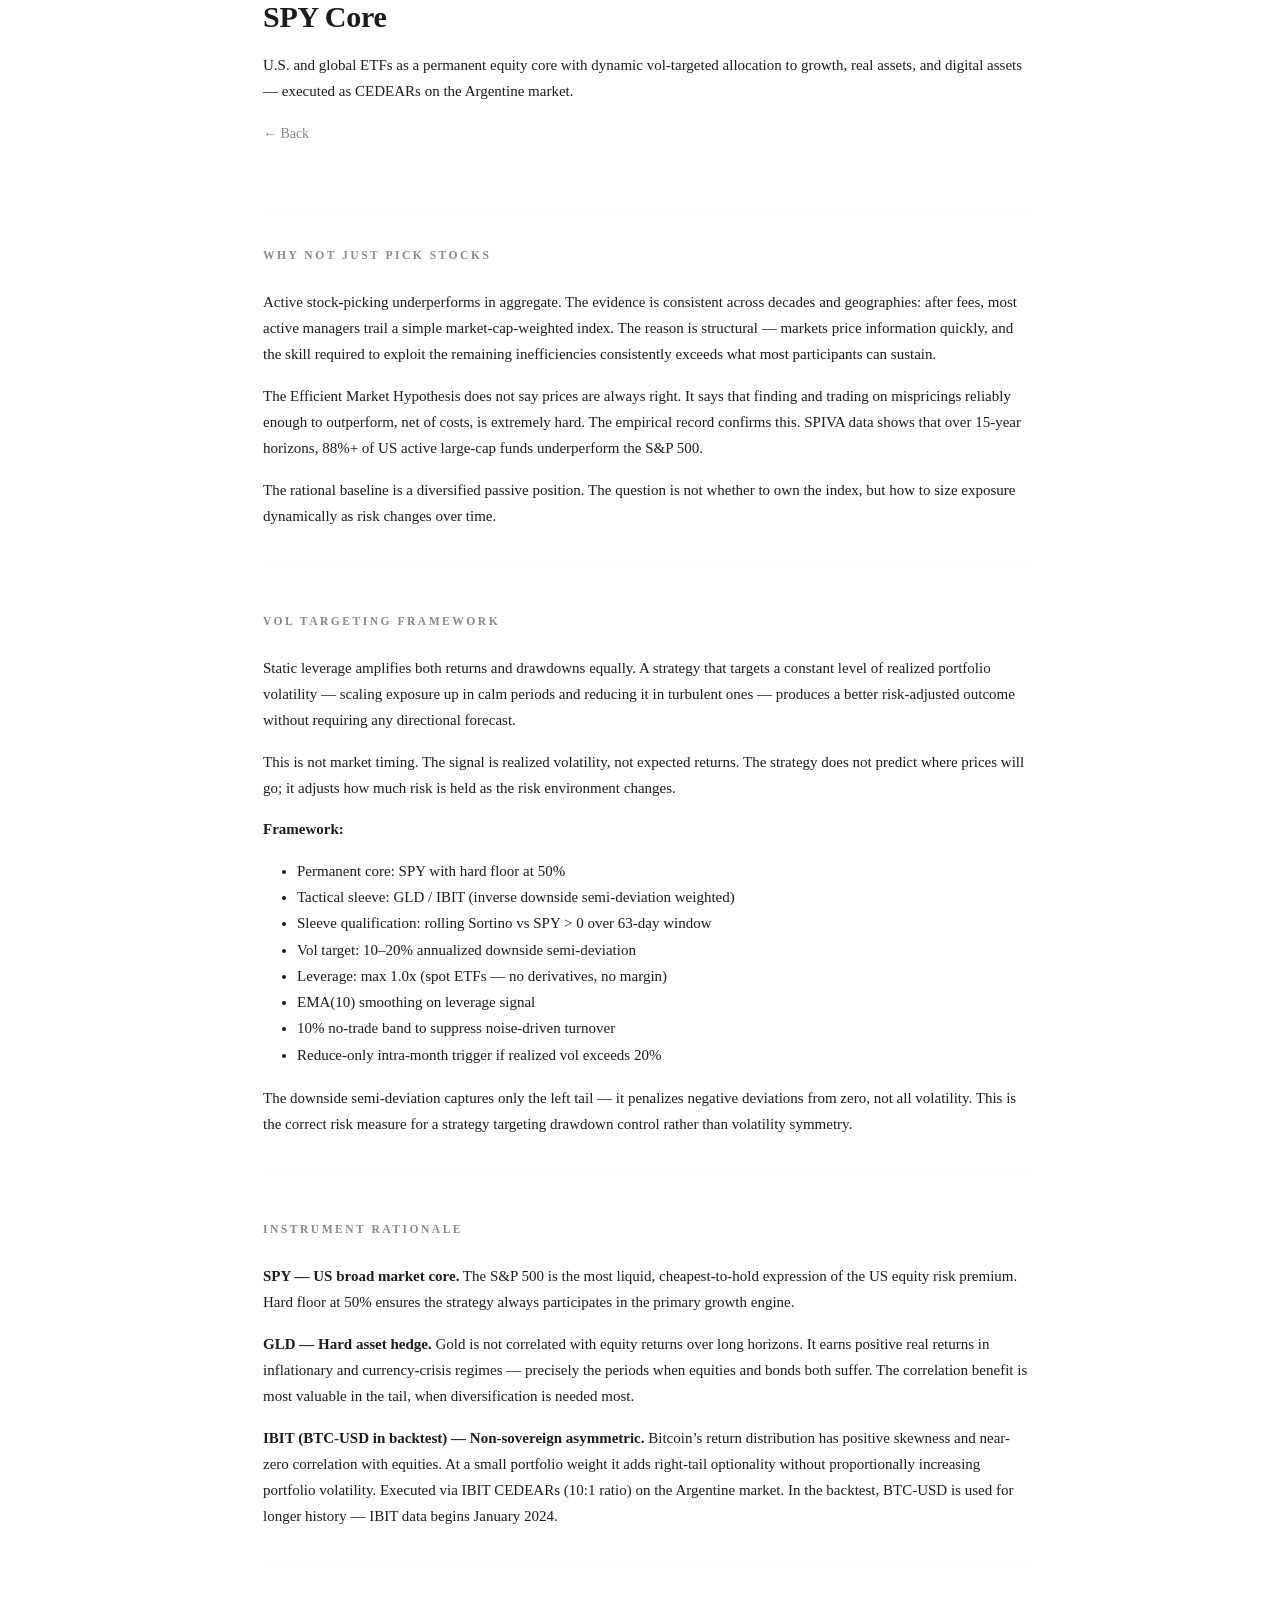
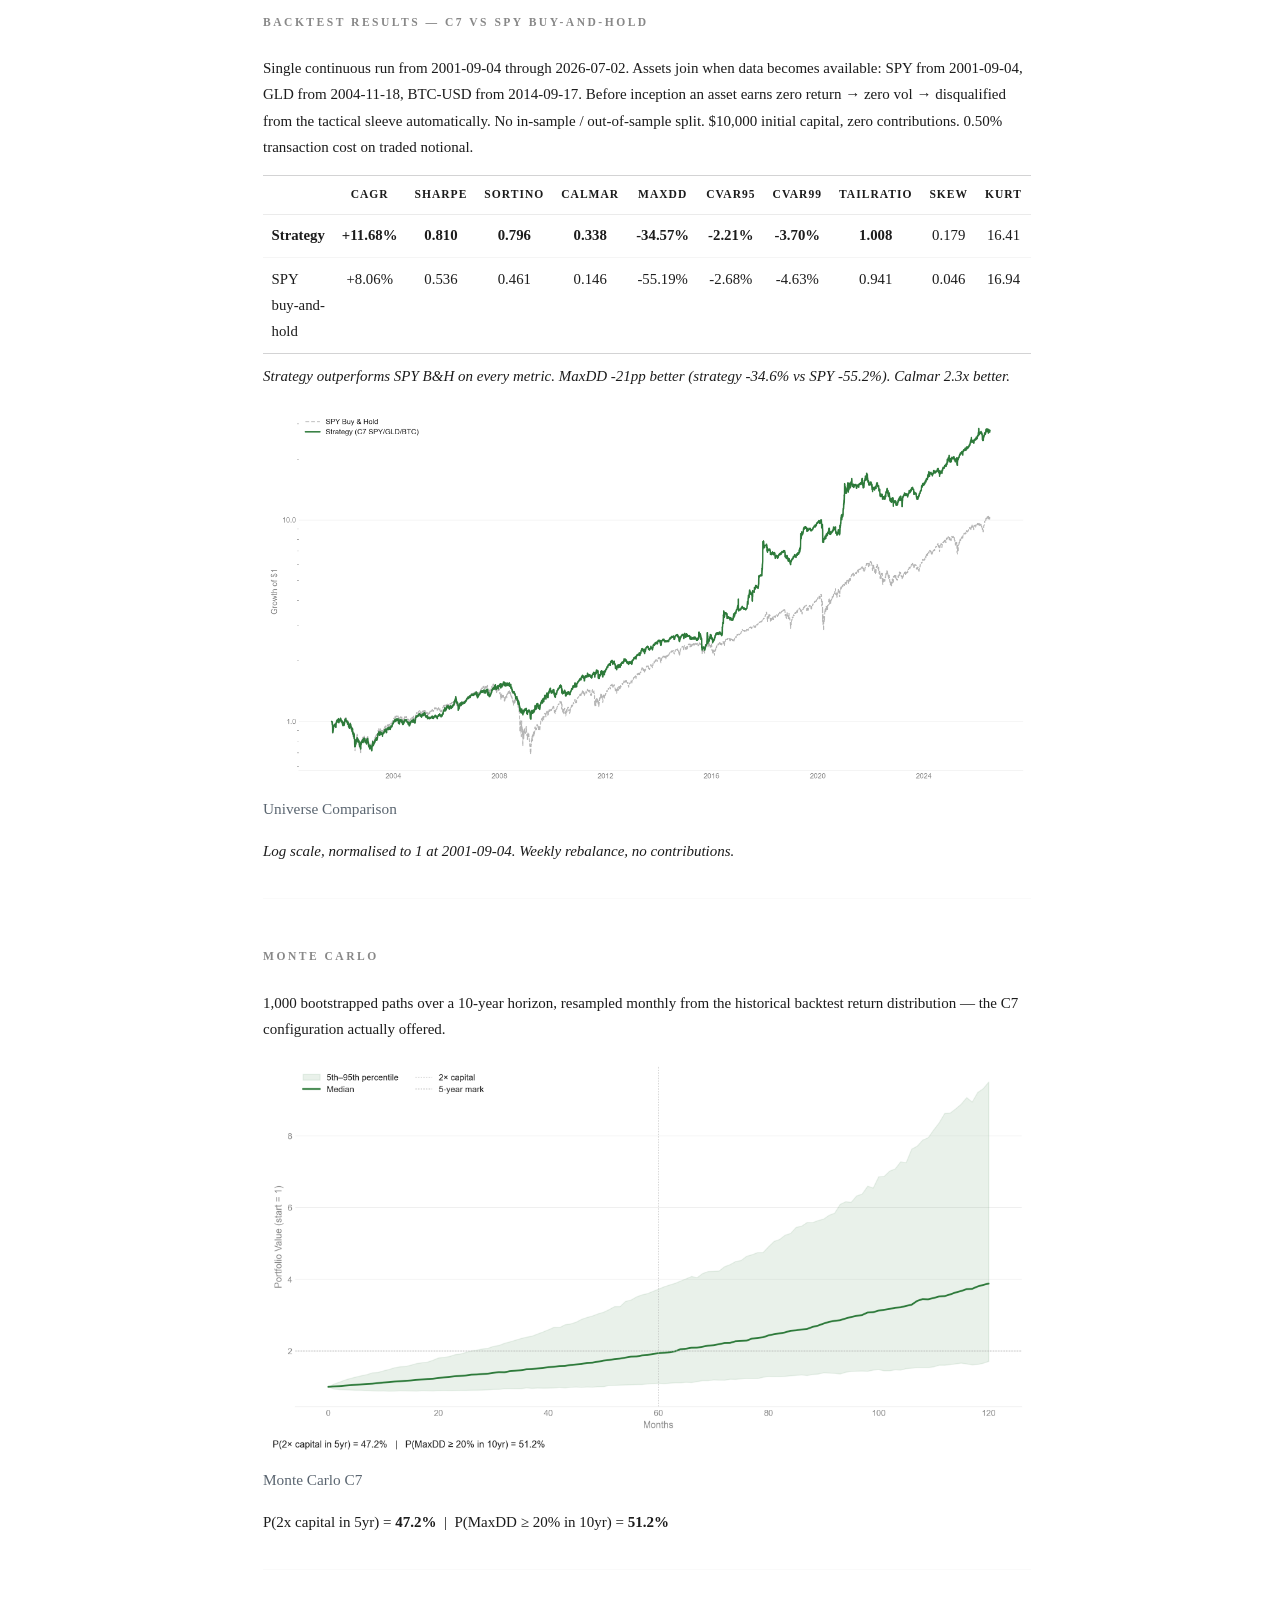
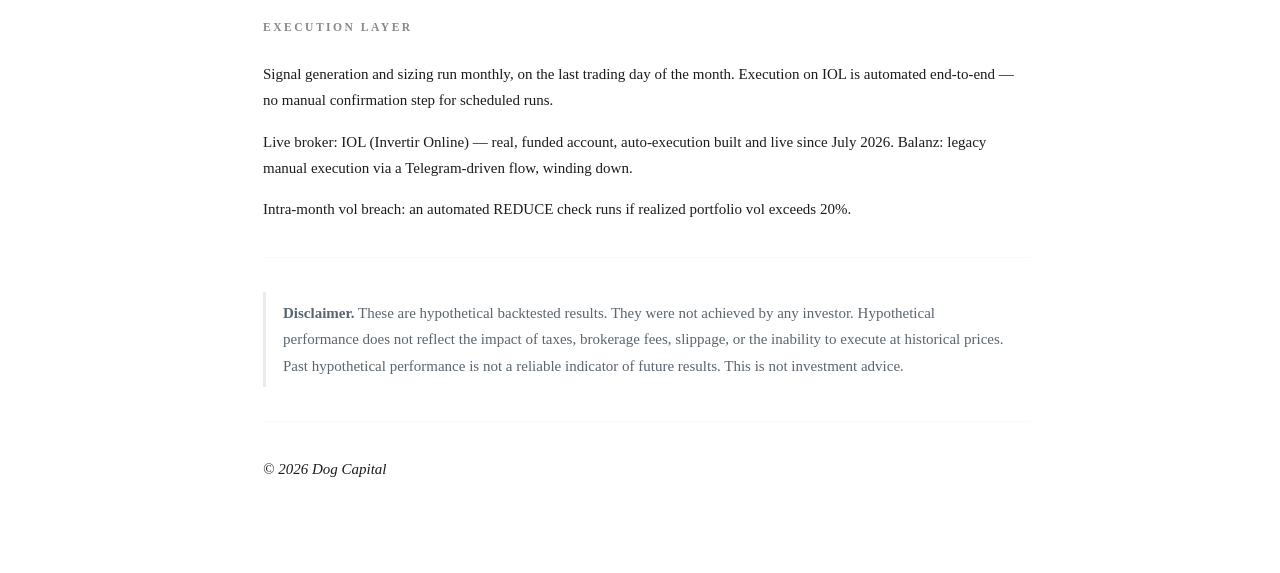
<file: docs/programs/spy-core.html>
<!DOCTYPE html>
<html xmlns="http://www.w3.org/1999/xhtml" lang="en" xml:lang="en"><head>

<meta charset="utf-8">
<meta name="generator" content="quarto-1.9.38">

<meta name="viewport" content="width=device-width, initial-scale=1.0, user-scalable=yes">


<title>SPY Core – Dog Capital</title>
<style>
/* Default styles provided by pandoc.
** See https://pandoc.org/MANUAL.html#variables-for-html for config info.
*/
code{white-space: pre-wrap;}
span.smallcaps{font-variant: small-caps;}
div.columns{display: flex; gap: min(4vw, 1.5em);}
div.column{flex: auto; overflow-x: auto;}
div.hanging-indent{margin-left: 1.5em; text-indent: -1.5em;}
ul.task-list{list-style: none;}
ul.task-list li input[type="checkbox"] {
  width: 0.8em;
  margin: 0 0.8em 0.2em -1em; /* quarto-specific, see https://github.com/quarto-dev/quarto-cli/issues/4556 */ 
  vertical-align: middle;
}
</style>


<script src="../site_libs/quarto-nav/quarto-nav.js"></script>
<script src="../site_libs/clipboard/clipboard.min.js"></script>
<script src="../site_libs/quarto-search/autocomplete.umd.js"></script>
<script src="../site_libs/quarto-search/fuse.min.js"></script>
<script src="../site_libs/quarto-search/quarto-search.js"></script>
<meta name="quarto:offset" content="../">
<link href="../favicon-32.png" rel="icon" type="image/png">
<script src="../site_libs/quarto-html/quarto.js" type="module"></script>
<script src="../site_libs/quarto-html/tabsets/tabsets.js" type="module"></script>
<script src="../site_libs/quarto-html/popper.min.js"></script>
<script src="../site_libs/quarto-html/tippy.umd.min.js"></script>
<script src="../site_libs/quarto-html/anchor.min.js"></script>
<link href="../site_libs/quarto-html/tippy.css" rel="stylesheet">
<link href="../site_libs/quarto-html/quarto-syntax-highlighting-15634bcf2e68342d4ad2dfa704d543f6.css" rel="stylesheet" id="quarto-text-highlighting-styles">
<script src="../site_libs/bootstrap/bootstrap.min.js"></script>
<link href="../site_libs/bootstrap/bootstrap-icons.css" rel="stylesheet">
<link href="../site_libs/bootstrap/bootstrap-6b423f165eeea3787de40cb4f8e821c3.min.css" rel="stylesheet" append-hash="true" id="quarto-bootstrap" data-mode="light">
<script id="quarto-search-options" type="application/json">{
  "location": "sidebar",
  "copy-button": false,
  "collapse-after": 3,
  "panel-placement": "start",
  "type": "textbox",
  "limit": 50,
  "keyboard-shortcut": [
    "f",
    "/",
    "s"
  ],
  "show-item-context": false,
  "language": {
    "search-no-results-text": "No results",
    "search-matching-documents-text": "matching documents",
    "search-copy-link-title": "Copy link to search",
    "search-hide-matches-text": "Hide additional matches",
    "search-more-match-text": "more match in this document",
    "search-more-matches-text": "more matches in this document",
    "search-clear-button-title": "Clear",
    "search-text-placeholder": "",
    "search-detached-cancel-button-title": "Cancel",
    "search-submit-button-title": "Submit",
    "search-label": "Search"
  }
}</script>
<link rel="apple-touch-icon" sizes="180x180" href="favicon-180.png">


<link rel="stylesheet" href="../styles.css">
</head>

<body class="fullcontent quarto-light">

<div id="quarto-search-results"></div>
<!-- content -->
<div id="quarto-content" class="quarto-container page-columns page-rows-contents page-layout-article">
<!-- sidebar -->
<!-- margin-sidebar -->
    
<!-- main -->
<main class="content" id="quarto-document-content">

<header id="title-block-header" class="quarto-title-block default">
<div class="quarto-title">
<h1 class="title">SPY Core</h1>
</div>



<div class="quarto-title-meta">

    
  
    
  </div>
  


</header>


<p>U.S. and global ETFs as a permanent equity core with dynamic vol-targeted allocation to growth, real assets, and digital assets — executed as CEDEARs on the Argentine market.</p>
<p><a href="../index.html#programs" class="back-link">← Back</a></p>
<hr>
<section id="why-not-just-pick-stocks" class="level2">
<h2 class="anchored" data-anchor-id="why-not-just-pick-stocks">Why Not Just Pick Stocks</h2>
<p>Active stock-picking underperforms in aggregate. The evidence is consistent across decades and geographies: after fees, most active managers trail a simple market-cap-weighted index. The reason is structural — markets price information quickly, and the skill required to exploit the remaining inefficiencies consistently exceeds what most participants can sustain.</p>
<p>The Efficient Market Hypothesis does not say prices are always right. It says that finding and trading on mispricings reliably enough to outperform, net of costs, is extremely hard. The empirical record confirms this. SPIVA data shows that over 15-year horizons, 88%+ of US active large-cap funds underperform the S&amp;P 500.</p>
<p>The rational baseline is a diversified passive position. The question is not whether to own the index, but how to size exposure dynamically as risk changes over time.</p>
<hr>
</section>
<section id="vol-targeting-framework" class="level2">
<h2 class="anchored" data-anchor-id="vol-targeting-framework">Vol Targeting Framework</h2>
<p>Static leverage amplifies both returns and drawdowns equally. A strategy that targets a constant level of realized portfolio volatility — scaling exposure up in calm periods and reducing it in turbulent ones — produces a better risk-adjusted outcome without requiring any directional forecast.</p>
<p>This is not market timing. The signal is realized volatility, not expected returns. The strategy does not predict where prices will go; it adjusts how much risk is held as the risk environment changes.</p>
<p><strong>Framework:</strong></p>
<ul>
<li>Permanent core: SPY with hard floor at 50%</li>
<li>Tactical sleeve: GLD / IBIT (inverse downside semi-deviation weighted)</li>
<li>Sleeve qualification: rolling Sortino vs SPY &gt; 0 over 63-day window</li>
<li>Vol target: 10–20% annualized downside semi-deviation</li>
<li>Leverage: max 1.0x (spot ETFs — no derivatives, no margin)</li>
<li>EMA(10) smoothing on leverage signal</li>
<li>10% no-trade band to suppress noise-driven turnover</li>
<li>Reduce-only intra-month trigger if realized vol exceeds 20%</li>
</ul>
<p>The downside semi-deviation captures only the left tail — it penalizes negative deviations from zero, not all volatility. This is the correct risk measure for a strategy targeting drawdown control rather than volatility symmetry.</p>
<hr>
</section>
<section id="instrument-rationale" class="level2">
<h2 class="anchored" data-anchor-id="instrument-rationale">Instrument Rationale</h2>
<p><strong>SPY — US broad market core.</strong> The S&amp;P 500 is the most liquid, cheapest-to-hold expression of the US equity risk premium. Hard floor at 50% ensures the strategy always participates in the primary growth engine.</p>
<p><strong>GLD — Hard asset hedge.</strong> Gold is not correlated with equity returns over long horizons. It earns positive real returns in inflationary and currency-crisis regimes — precisely the periods when equities and bonds both suffer. The correlation benefit is most valuable in the tail, when diversification is needed most.</p>
<p><strong>IBIT (BTC-USD in backtest) — Non-sovereign asymmetric.</strong> Bitcoin’s return distribution has positive skewness and near-zero correlation with equities. At a small portfolio weight it adds right-tail optionality without proportionally increasing portfolio volatility. Executed via IBIT CEDEARs (10:1 ratio) on the Argentine market. In the backtest, BTC-USD is used for longer history — IBIT data begins January 2024.</p>
<hr>
</section>
<section id="backtest-results-c7-vs-spy-buy-and-hold" class="level2">
<h2 class="anchored" data-anchor-id="backtest-results-c7-vs-spy-buy-and-hold">Backtest Results — C7 vs SPY Buy-and-Hold</h2>
<p>Single continuous run from 2001-09-04 through 2026-07-02. Assets join when data becomes available: SPY from 2001-09-04, GLD from 2004-11-18, BTC-USD from 2014-09-17. Before inception an asset earns zero return → zero vol → disqualified from the tactical sleeve automatically. No in-sample / out-of-sample split. $10,000 initial capital, zero contributions. 0.50% transaction cost on traded notional.</p>
<table class="caption-top table">
<colgroup>
<col style="width: 4%">
<col style="width: 9%">
<col style="width: 9%">
<col style="width: 9%">
<col style="width: 9%">
<col style="width: 9%">
<col style="width: 9%">
<col style="width: 9%">
<col style="width: 9%">
<col style="width: 9%">
<col style="width: 9%">
</colgroup>
<thead>
<tr class="header">
<th></th>
<th style="text-align: center;">CAGR</th>
<th style="text-align: center;">Sharpe</th>
<th style="text-align: center;">Sortino</th>
<th style="text-align: center;">Calmar</th>
<th style="text-align: center;">MaxDD</th>
<th style="text-align: center;">CVaR95</th>
<th style="text-align: center;">CVaR99</th>
<th style="text-align: center;">TailRatio</th>
<th style="text-align: center;">Skew</th>
<th style="text-align: center;">Kurt</th>
</tr>
</thead>
<tbody>
<tr class="odd">
<td><strong>Strategy</strong></td>
<td style="text-align: center;"><strong>+11.68%</strong></td>
<td style="text-align: center;"><strong>0.810</strong></td>
<td style="text-align: center;"><strong>0.796</strong></td>
<td style="text-align: center;"><strong>0.338</strong></td>
<td style="text-align: center;"><strong>-34.57%</strong></td>
<td style="text-align: center;"><strong>-2.21%</strong></td>
<td style="text-align: center;"><strong>-3.70%</strong></td>
<td style="text-align: center;"><strong>1.008</strong></td>
<td style="text-align: center;">0.179</td>
<td style="text-align: center;">16.41</td>
</tr>
<tr class="even">
<td>SPY buy-and-hold</td>
<td style="text-align: center;">+8.06%</td>
<td style="text-align: center;">0.536</td>
<td style="text-align: center;">0.461</td>
<td style="text-align: center;">0.146</td>
<td style="text-align: center;">-55.19%</td>
<td style="text-align: center;">-2.68%</td>
<td style="text-align: center;">-4.63%</td>
<td style="text-align: center;">0.941</td>
<td style="text-align: center;">0.046</td>
<td style="text-align: center;">16.94</td>
</tr>
</tbody>
</table>
<p><em>Strategy outperforms SPY B&amp;H on every metric. MaxDD -21pp better (strategy -34.6% vs SPY -55.2%). Calmar 2.3x better.</em></p>
<div class="quarto-figure quarto-figure-center">
<figure class="figure">
<p><img src="spy-core/universe_comparison.png" class="img-fluid figure-img"></p>
<figcaption>Universe Comparison</figcaption>
</figure>
</div>
<p><em>Log scale, normalised to 1 at 2001-09-04. Weekly rebalance, no contributions.</em></p>
<hr>
</section>
<section id="monte-carlo" class="level2">
<h2 class="anchored" data-anchor-id="monte-carlo">Monte Carlo</h2>
<p>1,000 bootstrapped paths over a 10-year horizon, resampled monthly from the historical backtest return distribution — the C7 configuration actually offered.</p>
<div class="quarto-figure quarto-figure-center">
<figure class="figure">
<p><img src="spy-core/montecarlo_C7_SPY_GLD_BTC.png" class="img-fluid figure-img"></p>
<figcaption>Monte Carlo C7</figcaption>
</figure>
</div>
<p>P(2x capital in 5yr) = <strong>47.2%</strong> &nbsp;|&nbsp; P(MaxDD ≥ 20% in 10yr) = <strong>51.2%</strong></p>
<hr>
</section>
<section id="execution-layer" class="level2">
<h2 class="anchored" data-anchor-id="execution-layer">Execution Layer</h2>
<p>Signal generation and sizing run monthly, on the last trading day of the month. Execution on IOL is automated end-to-end — no manual confirmation step for scheduled runs.</p>
<p>Live broker: IOL (Invertir Online) — real, funded account, auto-execution built and live since July 2026. Balanz: legacy manual execution via a Telegram-driven flow, winding down.</p>
<p>Intra-month vol breach: an automated REDUCE check runs if realized portfolio vol exceeds 20%.</p>
<hr>
<blockquote class="blockquote">
<p><strong>Disclaimer.</strong> These are hypothetical backtested results. They were not achieved by any investor. Hypothetical performance does not reflect the impact of taxes, brokerage fees, slippage, or the inability to execute at historical prices. Past hypothetical performance is not a reliable indicator of future results. This is not investment advice.</p>
</blockquote>
<hr>
<p><em>© 2026 Dog Capital</em></p>


</section>

</main> <!-- /main -->
<script id="quarto-html-after-body" type="application/javascript">
  window.document.addEventListener("DOMContentLoaded", function (event) {
    const icon = "";
    const anchorJS = new window.AnchorJS();
    anchorJS.options = {
      placement: 'right',
      icon: icon
    };
    anchorJS.add('.anchored');
    const isCodeAnnotation = (el) => {
      for (const clz of el.classList) {
        if (clz.startsWith('code-annotation-')) {                     
          return true;
        }
      }
      return false;
    }
    const onCopySuccess = function(e) {
      // button target
      const button = e.trigger;
      // don't keep focus
      button.blur();
      // flash "checked"
      button.classList.add('code-copy-button-checked');
      var currentTitle = button.getAttribute("title");
      button.setAttribute("title", "Copied!");
      let tooltip;
      if (window.bootstrap) {
        button.setAttribute("data-bs-toggle", "tooltip");
        button.setAttribute("data-bs-placement", "left");
        button.setAttribute("data-bs-title", "Copied!");
        tooltip = new bootstrap.Tooltip(button, 
          { trigger: "manual", 
            customClass: "code-copy-button-tooltip",
            offset: [0, -8]});
        tooltip.show();    
      }
      setTimeout(function() {
        if (tooltip) {
          tooltip.hide();
          button.removeAttribute("data-bs-title");
          button.removeAttribute("data-bs-toggle");
          button.removeAttribute("data-bs-placement");
        }
        button.setAttribute("title", currentTitle);
        button.classList.remove('code-copy-button-checked');
      }, 1000);
      // clear code selection
      e.clearSelection();
    }
    const getTextToCopy = function(trigger) {
      const outerScaffold = trigger.parentElement.cloneNode(true);
      const codeEl = outerScaffold.querySelector('code');
      for (const childEl of codeEl.children) {
        if (isCodeAnnotation(childEl)) {
          childEl.remove();
        }
      }
      return codeEl.innerText;
    }
    const clipboard = new window.ClipboardJS('.code-copy-button:not([data-in-quarto-modal])', {
      text: getTextToCopy
    });
    clipboard.on('success', onCopySuccess);
    if (window.document.getElementById('quarto-embedded-source-code-modal')) {
      const clipboardModal = new window.ClipboardJS('.code-copy-button[data-in-quarto-modal]', {
        text: getTextToCopy,
        container: window.document.getElementById('quarto-embedded-source-code-modal')
      });
      clipboardModal.on('success', onCopySuccess);
    }
      var localhostRegex = new RegExp(/^(?:http|https):\/\/localhost\:?[0-9]*\//);
      var mailtoRegex = new RegExp(/^mailto:/);
        var filterRegex = new RegExp('/' + window.location.host + '/');
      var isInternal = (href) => {
          return filterRegex.test(href) || localhostRegex.test(href) || mailtoRegex.test(href);
      }
      // Inspect non-navigation links and adorn them if external
     var links = window.document.querySelectorAll('a[href]:not(.nav-link):not(.navbar-brand):not(.toc-action):not(.sidebar-link):not(.sidebar-item-toggle):not(.pagination-link):not(.no-external):not([aria-hidden]):not(.dropdown-item):not(.quarto-navigation-tool):not(.about-link)');
      for (var i=0; i<links.length; i++) {
        const link = links[i];
        if (!isInternal(link.href)) {
          // undo the damage that might have been done by quarto-nav.js in the case of
          // links that we want to consider external
          if (link.dataset.originalHref !== undefined) {
            link.href = link.dataset.originalHref;
          }
        }
      }
    function tippyHover(el, contentFn, onTriggerFn, onUntriggerFn) {
      const config = {
        allowHTML: true,
        maxWidth: 500,
        delay: 100,
        arrow: false,
        appendTo: function(el) {
            return el.parentElement;
        },
        interactive: true,
        interactiveBorder: 10,
        theme: 'quarto',
        placement: 'bottom-start',
      };
      if (contentFn) {
        config.content = contentFn;
      }
      if (onTriggerFn) {
        config.onTrigger = onTriggerFn;
      }
      if (onUntriggerFn) {
        config.onUntrigger = onUntriggerFn;
      }
      window.tippy(el, config); 
    }
    const noterefs = window.document.querySelectorAll('a[role="doc-noteref"]');
    for (var i=0; i<noterefs.length; i++) {
      const ref = noterefs[i];
      tippyHover(ref, function() {
        // use id or data attribute instead here
        let href = ref.getAttribute('data-footnote-href') || ref.getAttribute('href');
        try { href = new URL(href).hash; } catch {}
        const id = href.replace(/^#\/?/, "");
        const note = window.document.getElementById(id);
        if (note) {
          return note.innerHTML;
        } else {
          return "";
        }
      });
    }
    const xrefs = window.document.querySelectorAll('a.quarto-xref');
    const processXRef = (id, note) => {
      // Strip column container classes
      const stripColumnClz = (el) => {
        el.classList.remove("page-full", "page-columns");
        if (el.children) {
          for (const child of el.children) {
            stripColumnClz(child);
          }
        }
      }
      stripColumnClz(note)
      if (id === null || id.startsWith('sec-')) {
        // Special case sections, only their first couple elements
        const container = document.createElement("div");
        if (note.children && note.children.length > 2) {
          container.appendChild(note.children[0].cloneNode(true));
          for (let i = 1; i < note.children.length; i++) {
            const child = note.children[i];
            if (child.tagName === "P" && child.innerText === "") {
              continue;
            } else {
              container.appendChild(child.cloneNode(true));
              break;
            }
          }
          if (window.Quarto?.typesetMath) {
            window.Quarto.typesetMath(container);
          }
          return container.innerHTML
        } else {
          if (window.Quarto?.typesetMath) {
            window.Quarto.typesetMath(note);
          }
          return note.innerHTML;
        }
      } else {
        // Remove any anchor links if they are present
        const anchorLink = note.querySelector('a.anchorjs-link');
        if (anchorLink) {
          anchorLink.remove();
        }
        if (window.Quarto?.typesetMath) {
          window.Quarto.typesetMath(note);
        }
        if (note.classList.contains("callout")) {
          return note.outerHTML;
        } else {
          return note.innerHTML;
        }
      }
    }
    for (var i=0; i<xrefs.length; i++) {
      const xref = xrefs[i];
      tippyHover(xref, undefined, function(instance) {
        instance.disable();
        let url = xref.getAttribute('href');
        let hash = undefined; 
        if (url.startsWith('#')) {
          hash = url;
        } else {
          try { hash = new URL(url).hash; } catch {}
        }
        if (hash) {
          const id = hash.replace(/^#\/?/, "");
          const note = window.document.getElementById(id);
          if (note !== null) {
            try {
              const html = processXRef(id, note.cloneNode(true));
              instance.setContent(html);
            } finally {
              instance.enable();
              instance.show();
            }
          } else {
            // See if we can fetch this
            fetch(url.split('#')[0])
            .then(res => res.text())
            .then(html => {
              const parser = new DOMParser();
              const htmlDoc = parser.parseFromString(html, "text/html");
              const note = htmlDoc.getElementById(id);
              if (note !== null) {
                const html = processXRef(id, note);
                instance.setContent(html);
              } 
            }).finally(() => {
              instance.enable();
              instance.show();
            });
          }
        } else {
          // See if we can fetch a full url (with no hash to target)
          // This is a special case and we should probably do some content thinning / targeting
          fetch(url)
          .then(res => res.text())
          .then(html => {
            const parser = new DOMParser();
            const htmlDoc = parser.parseFromString(html, "text/html");
            const note = htmlDoc.querySelector('main.content');
            if (note !== null) {
              // This should only happen for chapter cross references
              // (since there is no id in the URL)
              // remove the first header
              if (note.children.length > 0 && note.children[0].tagName === "HEADER") {
                note.children[0].remove();
              }
              const html = processXRef(null, note);
              instance.setContent(html);
            } 
          }).finally(() => {
            instance.enable();
            instance.show();
          });
        }
      }, function(instance) {
      });
    }
        let selectedAnnoteEl;
        const selectorForAnnotation = ( cell, annotation) => {
          let cellAttr = 'data-code-cell="' + cell + '"';
          let lineAttr = 'data-code-annotation="' +  annotation + '"';
          const selector = 'span[' + cellAttr + '][' + lineAttr + ']';
          return selector;
        }
        const selectCodeLines = (annoteEl) => {
          const doc = window.document;
          const targetCell = annoteEl.getAttribute("data-target-cell");
          const targetAnnotation = annoteEl.getAttribute("data-target-annotation");
          const annoteSpan = window.document.querySelector(selectorForAnnotation(targetCell, targetAnnotation));
          const lines = annoteSpan.getAttribute("data-code-lines").split(",");
          const lineIds = lines.map((line) => {
            return targetCell + "-" + line;
          })
          let top = null;
          let height = null;
          let parent = null;
          if (lineIds.length > 0) {
              //compute the position of the single el (top and bottom and make a div)
              const el = window.document.getElementById(lineIds[0]);
              top = el.offsetTop;
              height = el.offsetHeight;
              parent = el.parentElement.parentElement;
            if (lineIds.length > 1) {
              const lastEl = window.document.getElementById(lineIds[lineIds.length - 1]);
              const bottom = lastEl.offsetTop + lastEl.offsetHeight;
              height = bottom - top;
            }
            if (top !== null && height !== null && parent !== null) {
              // cook up a div (if necessary) and position it 
              let div = window.document.getElementById("code-annotation-line-highlight");
              if (div === null) {
                div = window.document.createElement("div");
                div.setAttribute("id", "code-annotation-line-highlight");
                div.style.position = 'absolute';
                parent.appendChild(div);
              }
              div.style.top = top - 2 + "px";
              div.style.height = height + 4 + "px";
              div.style.left = 0;
              let gutterDiv = window.document.getElementById("code-annotation-line-highlight-gutter");
              if (gutterDiv === null) {
                gutterDiv = window.document.createElement("div");
                gutterDiv.setAttribute("id", "code-annotation-line-highlight-gutter");
                gutterDiv.style.position = 'absolute';
                const codeCell = window.document.getElementById(targetCell);
                const gutter = codeCell.querySelector('.code-annotation-gutter');
                gutter.appendChild(gutterDiv);
              }
              gutterDiv.style.top = top - 2 + "px";
              gutterDiv.style.height = height + 4 + "px";
            }
            selectedAnnoteEl = annoteEl;
          }
        };
        const unselectCodeLines = () => {
          const elementsIds = ["code-annotation-line-highlight", "code-annotation-line-highlight-gutter"];
          elementsIds.forEach((elId) => {
            const div = window.document.getElementById(elId);
            if (div) {
              div.remove();
            }
          });
          selectedAnnoteEl = undefined;
        };
          // Handle positioning of the toggle
      window.addEventListener(
        "resize",
        throttle(() => {
          elRect = undefined;
          if (selectedAnnoteEl) {
            selectCodeLines(selectedAnnoteEl);
          }
        }, 10)
      );
      function throttle(fn, ms) {
      let throttle = false;
      let timer;
        return (...args) => {
          if(!throttle) { // first call gets through
              fn.apply(this, args);
              throttle = true;
          } else { // all the others get throttled
              if(timer) clearTimeout(timer); // cancel #2
              timer = setTimeout(() => {
                fn.apply(this, args);
                timer = throttle = false;
              }, ms);
          }
        };
      }
        // Attach click handler to the DT
        const annoteDls = window.document.querySelectorAll('dt[data-target-cell]');
        for (const annoteDlNode of annoteDls) {
          annoteDlNode.addEventListener('click', (event) => {
            const clickedEl = event.target;
            if (clickedEl !== selectedAnnoteEl) {
              unselectCodeLines();
              const activeEl = window.document.querySelector('dt[data-target-cell].code-annotation-active');
              if (activeEl) {
                activeEl.classList.remove('code-annotation-active');
              }
              selectCodeLines(clickedEl);
              clickedEl.classList.add('code-annotation-active');
            } else {
              // Unselect the line
              unselectCodeLines();
              clickedEl.classList.remove('code-annotation-active');
            }
          });
        }
    const findCites = (el) => {
      const parentEl = el.parentElement;
      if (parentEl) {
        const cites = parentEl.dataset.cites;
        if (cites) {
          return {
            el,
            cites: cites.split(' ')
          };
        } else {
          return findCites(el.parentElement)
        }
      } else {
        return undefined;
      }
    };
    var bibliorefs = window.document.querySelectorAll('a[role="doc-biblioref"]');
    for (var i=0; i<bibliorefs.length; i++) {
      const ref = bibliorefs[i];
      const citeInfo = findCites(ref);
      if (citeInfo) {
        tippyHover(citeInfo.el, function() {
          var popup = window.document.createElement('div');
          citeInfo.cites.forEach(function(cite) {
            var citeDiv = window.document.createElement('div');
            citeDiv.classList.add('hanging-indent');
            citeDiv.classList.add('csl-entry');
            var biblioDiv = window.document.getElementById('ref-' + cite);
            if (biblioDiv) {
              citeDiv.innerHTML = biblioDiv.innerHTML;
            }
            popup.appendChild(citeDiv);
          });
          return popup.innerHTML;
        });
      }
    }
  });
  </script>
</div> <!-- /content -->




</body></html>
</file>
<file: docs/site_libs/quarto-html/tippy.css>
.tippy-box[data-animation=fade][data-state=hidden]{opacity:0}[data-tippy-root]{max-width:calc(100vw - 10px)}.tippy-box{position:relative;background-color:#333;color:#fff;border-radius:4px;font-size:14px;line-height:1.4;white-space:normal;outline:0;transition-property:transform,visibility,opacity}.tippy-box[data-placement^=top]>.tippy-arrow{bottom:0}.tippy-box[data-placement^=top]>.tippy-arrow:before{bottom:-7px;left:0;border-width:8px 8px 0;border-top-color:initial;transform-origin:center top}.tippy-box[data-placement^=bottom]>.tippy-arrow{top:0}.tippy-box[data-placement^=bottom]>.tippy-arrow:before{top:-7px;left:0;border-width:0 8px 8px;border-bottom-color:initial;transform-origin:center bottom}.tippy-box[data-placement^=left]>.tippy-arrow{right:0}.tippy-box[data-placement^=left]>.tippy-arrow:before{border-width:8px 0 8px 8px;border-left-color:initial;right:-7px;transform-origin:center left}.tippy-box[data-placement^=right]>.tippy-arrow{left:0}.tippy-box[data-placement^=right]>.tippy-arrow:before{left:-7px;border-width:8px 8px 8px 0;border-right-color:initial;transform-origin:center right}.tippy-box[data-inertia][data-state=visible]{transition-timing-function:cubic-bezier(.54,1.5,.38,1.11)}.tippy-arrow{width:16px;height:16px;color:#333}.tippy-arrow:before{content:"";position:absolute;border-color:transparent;border-style:solid}.tippy-content{position:relative;padding:5px 9px;z-index:1}
</file>
<file: docs/site_libs/quarto-html/quarto-syntax-highlighting-15634bcf2e68342d4ad2dfa704d543f6.css>
/* quarto syntax highlight colors */
:root {
  --quarto-hl-ot-color: #003B4F;
  --quarto-hl-at-color: #657422;
  --quarto-hl-ss-color: #20794D;
  --quarto-hl-an-color: #5E5E5E;
  --quarto-hl-fu-color: #4758AB;
  --quarto-hl-st-color: #20794D;
  --quarto-hl-cf-color: #003B4F;
  --quarto-hl-op-color: #5E5E5E;
  --quarto-hl-er-color: #AD0000;
  --quarto-hl-bn-color: #AD0000;
  --quarto-hl-al-color: #AD0000;
  --quarto-hl-va-color: #111111;
  --quarto-hl-bu-color: inherit;
  --quarto-hl-ex-color: inherit;
  --quarto-hl-pp-color: #AD0000;
  --quarto-hl-in-color: #5E5E5E;
  --quarto-hl-vs-color: #20794D;
  --quarto-hl-wa-color: #5E5E5E;
  --quarto-hl-do-color: #5E5E5E;
  --quarto-hl-im-color: #00769E;
  --quarto-hl-ch-color: #20794D;
  --quarto-hl-dt-color: #AD0000;
  --quarto-hl-fl-color: #AD0000;
  --quarto-hl-co-color: #5E5E5E;
  --quarto-hl-cv-color: #5E5E5E;
  --quarto-hl-cn-color: #8f5902;
  --quarto-hl-sc-color: #5E5E5E;
  --quarto-hl-dv-color: #AD0000;
  --quarto-hl-kw-color: #003B4F;
}

/* other quarto variables */
:root {
  --quarto-font-monospace: SFMono-Regular, Menlo, Monaco, Consolas, "Liberation Mono", "Courier New", monospace;
}

/* syntax highlight based on Pandoc's rules */
pre > code.sourceCode > span {
  color: #003B4F;
}

code.sourceCode > span {
  color: #003B4F;
}

div.sourceCode,
div.sourceCode pre.sourceCode {
  color: #003B4F;
}

/* Normal */
code span {
  color: #003B4F;
}

/* Alert */
code span.al {
  color: #AD0000;
  font-style: inherit;
}

/* Annotation */
code span.an {
  color: #5E5E5E;
  font-style: inherit;
}

/* Attribute */
code span.at {
  color: #657422;
  font-style: inherit;
}

/* BaseN */
code span.bn {
  color: #AD0000;
  font-style: inherit;
}

/* BuiltIn */
code span.bu {
  font-style: inherit;
}

/* ControlFlow */
code span.cf {
  color: #003B4F;
  font-weight: bold;
  font-style: inherit;
}

/* Char */
code span.ch {
  color: #20794D;
  font-style: inherit;
}

/* Constant */
code span.cn {
  color: #8f5902;
  font-style: inherit;
}

/* Comment */
code span.co {
  color: #5E5E5E;
  font-style: inherit;
}

/* CommentVar */
code span.cv {
  color: #5E5E5E;
  font-style: italic;
}

/* Documentation */
code span.do {
  color: #5E5E5E;
  font-style: italic;
}

/* DataType */
code span.dt {
  color: #AD0000;
  font-style: inherit;
}

/* DecVal */
code span.dv {
  color: #AD0000;
  font-style: inherit;
}

/* Error */
code span.er {
  color: #AD0000;
  font-style: inherit;
}

/* Extension */
code span.ex {
  font-style: inherit;
}

/* Float */
code span.fl {
  color: #AD0000;
  font-style: inherit;
}

/* Function */
code span.fu {
  color: #4758AB;
  font-style: inherit;
}

/* Import */
code span.im {
  color: #00769E;
  font-style: inherit;
}

/* Information */
code span.in {
  color: #5E5E5E;
  font-style: inherit;
}

/* Keyword */
code span.kw {
  color: #003B4F;
  font-weight: bold;
  font-style: inherit;
}

/* Operator */
code span.op {
  color: #5E5E5E;
  font-style: inherit;
}

/* Other */
code span.ot {
  color: #003B4F;
  font-style: inherit;
}

/* Preprocessor */
code span.pp {
  color: #AD0000;
  font-style: inherit;
}

/* SpecialChar */
code span.sc {
  color: #5E5E5E;
  font-style: inherit;
}

/* SpecialString */
code span.ss {
  color: #20794D;
  font-style: inherit;
}

/* String */
code span.st {
  color: #20794D;
  font-style: inherit;
}

/* Variable */
code span.va {
  color: #111111;
  font-style: inherit;
}

/* VerbatimString */
code span.vs {
  color: #20794D;
  font-style: inherit;
}

/* Warning */
code span.wa {
  color: #5E5E5E;
  font-style: italic;
}

.prevent-inlining {
  content: "</";
}

/*# sourceMappingURL=f23921c56f73e400b49028c9186a1aa0.css.map */
</file>
<file: docs/styles.css>
/* ================================================================
   Dog Capital — custom styles
   ================================================================ */

/* --- Root ---------------------------------------------------------
   The flatly Bootswatch theme (_quarto.yml) sets html font-size to 17px,
   not the standard 16px — every rem-based measurement site-wide (column
   width, card padding, tag/label sizes) was quietly rendering ~6.25%
   larger than its spec value as a result. Reset explicitly rather than
   re-deriving every rem value against a non-standard base. */
html {
  font-size: 16px;
}

/* --- Base --------------------------------------------------------
   One font, everywhere in text (2026-07-11, supersedes the earlier
   two/three-voice system) — Georgia, matching Core One's reference
   site. Georgia was designed for screen legibility at small sizes,
   including numerals, so it holds up fine in dense metric tables —
   unlike Playfair Display, which is a display face and was the
   actual problem, not serif type in general. System font, no
   @font-face/Google Fonts load needed. Logo image is unaffected
   (separate raster asset, not CSS-driven). */
body {
  font-family: Georgia, 'Times New Roman', serif;
  font-size: 15px;
  color: #1c1c1c;
  line-height: 1.75;
  background-color: #ffffff;
}

/* --- Layout ------------------------------------------------------ */
.quarto-container,
#quarto-content > * {
  max-width: 1100px !important;
  margin-left: auto !important;
  margin-right: auto !important;
  padding-left: 1.5rem;
  padding-right: 1.5rem;
}

.container, .container-fluid {
  max-width: 1100px;
  margin: 0 auto;
}

/* Hide Quarto chrome */
#quarto-header,
#quarto-sidebar,
#quarto-toc-toggle,
#quarto-footer {
  display: none !important;
}

#quarto-content {
  padding-top: 0 !important;
  margin-top: 0 !important;
}

main.content {
  margin-top: 0 !important;
  padding-top: 0 !important;
}

/* --- Typography ---------------------------------------------------- */
h1, h2, h3, h4 {
  color: #1c1c1c;
}

h1, h3 {
  font-weight: 700;
}

h2, h4 {
  font-weight: 600;
}

h1 {
  font-size: 30px;
  letter-spacing: -0.3px;
  margin-bottom: 0.1rem;
}

h2 {
  font-size: 0.68rem;
  font-weight: 700;
  text-transform: uppercase;
  letter-spacing: 2.5px;
  color: #888;
  border: none;
  margin-top: 3rem;
  margin-bottom: 1rem;
}

h3 {
  font-size: 16px;
  margin-top: 1rem;
  margin-bottom: 0.4rem;
}

p {
  margin-bottom: 0.9rem;
}

/* --- Links ------------------------------------------------------- */
a {
  color: #1c1c1c;
  text-decoration: underline;
  text-decoration-color: #ccc;
  text-underline-offset: 3px;
}

a:hover {
  text-decoration-color: #1c1c1c;
}

/* --- Site header ---------------------------------------------------
   Centered, not left-aligned: mark, then descriptor line, then the
   three-part proof line, all on one center axis — per brand-manual.html
   "05 — Components / Header". */
#site-header {
  display: flex;
  flex-direction: column;
  align-items: center;
  text-align: center;
  padding: 4rem 0 1.5rem 0;
}

/* Logo lockup (2026-07-11): icon + wordmark as separate, independently
   typeset elements — replaces the earlier flattened image where the dog
   was fused into the "O" of "DOG", which made the rest of the wordmark
   hard to typeset. Icon carries the brand green; wordmark stays in the
   site's standard ink black.

   Vertical alignment: flexbox align-items:center on .logo-text-wrap —
   uses the browser's real rendered font metrics, not a manual
   percentage/line-height calculation (which broke: line-height:1 does
   NOT collapse to exactly font-size for Georgia, so top:50% was
   centering against the wrong box height, landing ~9px off).

   Horizontal centering: .logo-spacer is an invisible box the same
   width as icon+gap, placed after the text. This makes the row
   left/right-symmetric around "DOG CAPITAL" itself, so the text sits
   on the true center axis instead of the icon's width pulling the
   whole group off-center. */
.logo-lockup {
  margin-bottom: 14px;
}

.logo-lockup .logo-text-wrap {
  display: flex;
  align-items: center;
  gap: 8px;
}

.logo-lockup .logo-icon {
  height: 48px;
  width: auto;
  flex-shrink: 0;
}

.logo-lockup .logo-spacer {
  width: 48px;
  flex-shrink: 0;
}

.logo-lockup .logo-wordmark {
  font-size: 34px;
  font-weight: 700;
  letter-spacing: 1px;
  color: #1c1c1c;
}

/* --- Nav -----------------------------------------------------------
   Own row below the header, centered, separated by a rule on both
   sides. Each item is its own bordered pill (.nav-item), matching the
   .tag treatment used on program cards, for clear separation — plain
   spaced text wasn't distinct enough. Single-page site (2026-07-11):
   all 5 items (About Us / Programs / Research / Contact / Legal) are
   real anchor links to sections on this same page, not separate
   pages — no more inert placeholders. */
#site-nav {
  padding: 1.25rem 0;
  margin-bottom: 1.25rem;
  display: flex;
  justify-content: center;
  flex-wrap: wrap;
  gap: 0.75rem;
}

#site-nav .nav-item {
  display: inline-block;
  font-size: 0.75rem;
  font-weight: 700;
  letter-spacing: 0.5px;
  text-decoration: none;
  padding: 0.4rem 0.9rem;
  color: #337e40;
}

#site-nav .nav-item:hover {
  background: #f3fbf5;
}

/* --- Page sections ---------------------------------------------------
   Single-page site: About Us / Programs / Research / Contact / Legal
   are all sections on index.qmd, jumped to via nav anchors rather than
   separate pages. Generous vertical rhythm does the separating work,
   no borders (avoids the doubled-line issue from stacking a border
   right under nav's own border-bottom). */
.page-section {
  padding: 1.75rem 0;
}

/* Section titles (About Us / Programs / Research / Contact / Legal)
   use the logo icon's actual rendered color (2026-07-11) — sampled by
   alpha-compositing the icon against white, not its peak ink color.
   Explicit .section-title class on each heading (set in index.qmd via
   the {.section-title} attribute) — but scoped to h3.section-title
   specifically, NOT bare .section-title: Pandoc's heading-attribute
   syntax puts that class on BOTH the h3 AND the auto-generated
   <section> wrapper around it, and since color inherits, targeting
   the bare class colored the wrapper (and every paragraph inside it)
   green too. h3.section-title matches only the heading itself. */
h3.section-title {
  color: #337e40;
  margin-bottom: 1.5rem;
}

/* --- Sections ---------------------------------------------------- */
.section {
  margin-bottom: 2.5rem;
}

hr {
  border: none;
  border-top: 1px solid #ebebeb;
  margin: 2rem 0;
}

/* --- Program grid -------------------------------------------------
   Side-by-side when there's room, stacks on narrow viewports —
   deliberately not tabs: both strategies stay visible at once,
   consistent with the site's transparency positioning. */
.program-grid {
  display: flex;
  flex-direction: column;
  gap: 1.25rem;
}

/* --- Program card ------------------------------------------------
   Cream card, no border — matches the user-supplied card reference
   (2026-07-10), replacing the earlier flat-white bordered-box style. */
.program-card {
  background: #FFFFFF;
  border: 1px solid #EBEBEB;
  border-radius: 0;
  padding: 1.25rem 1.5rem;
}

/* Title + status side by side — matches Notion's current column
   layout for program callouts (2026-07-11), replacing the earlier
   stacked title-then-description-then-status arrangement. */
.program-card .card-header-row {
  display: flex;
  justify-content: space-between;
  align-items: center;
  gap: 1rem;
  flex-wrap: wrap;
  margin-bottom: 0.75rem;
}

.program-card h3 {
  font-size: 15px;
  font-weight: 700;
  margin: 0;
}

.program-card .card-status {
  flex-shrink: 0;
  padding-top: 0.2rem;
}

.program-card .status-label {
  color: #555;
  font-size: 0.85rem;
  margin-right: 0.5rem;
}

.program-card .tag {
  display: inline-block;
  font-size: 15px;
  line-height: 1;
  text-transform: uppercase;
  letter-spacing: 1px;
  color: #888;
  border: 1px solid #ddd;
  border-radius: 3px;
  padding: 0.4rem 0.6rem;
}

.program-card .tag.live {
  color: #337e40;
  border-color: #b7dfc0;
  background: #f3fbf5;
}

.program-card .tag.paper {
  color: #a8433f;
  border-color: #e3bcba;
  background: #fdf3f2;
}

/* --- Metrics table ----------------------------------------------- */
table {
  width: 100%;
  border-collapse: collapse;
  margin: 1rem 0;
  font-size: 0.87rem;
}

table th {
  font-size: 0.68rem;
  text-transform: uppercase;
  letter-spacing: 1px;
  color: #888;
  padding: 0.4rem 0.6rem;
  border-bottom: 1px solid #ebebeb;
  text-align: left;
  font-weight: 600;
}

table td {
  padding: 0.35rem 0.6rem;
  border-bottom: 1px solid #f5f5f5;
  color: #1c1c1c;
  font-variant-numeric: tabular-nums;
}

table tr:last-child td {
  border-bottom: none;
}

/* --- Blockquote (disclaimer) ------------------------------------- */
blockquote {
  border-left: 3px solid #ebebeb;
  padding: 0.5rem 1rem;
  margin: 1rem 0;
  color: #888;
  font-size: 0.82rem;
  background: transparent;
}

/* --- Images ------------------------------------------------------ */
img {
  max-width: 100%;
  height: auto;
  display: block;
  margin: 0.5rem 0;
}

/* --- Chart-only grays (kept in sync with the matplotlib style module) */
:root {
  --chart-gray-1: #D6D6D6;
  --chart-gray-2: #B4B4B4;
  --chart-gray-4: #595959;
}

/* --- Footer ------------------------------------------------------ */
#site-footer {
  text-align: left;
  font-size: 0.75rem;
  color: #aaa;
  border-top: 1px solid #ebebeb;
  padding: 1.5rem 0 2.5rem 0;
  margin-top: 3rem;
}

/* --- Back link (program pages) ----------------------------------- */
.back-link {
  font-size: 0.82rem;
  color: #888;
  text-decoration: none;
  display: inline-block;
  margin-bottom: 2rem;
}

.back-link:hover {
  color: #1c1c1c;
}
</file>
